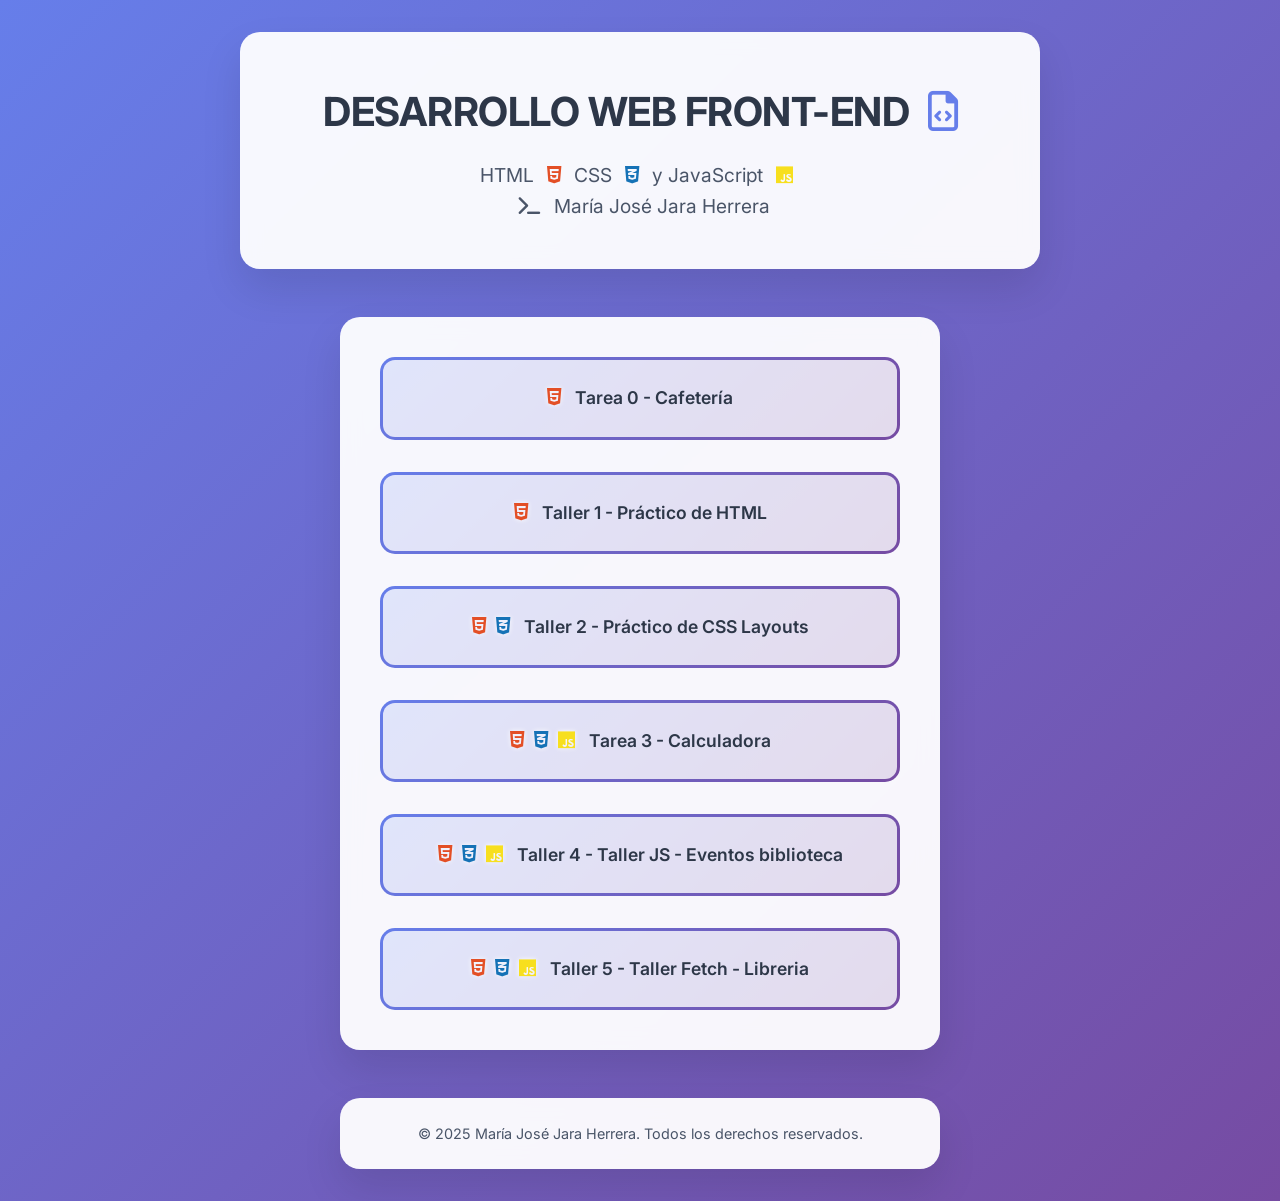
<file: index.html>
<!DOCTYPE html>
<html lang="en">
<head>
    <meta charset="UTF-8">
    <meta name="viewport" content="width=device-width, initial-scale=1.0">
    <title>DESARROLLO WEB FRONT-END</title>
    <link rel="stylesheet" href="https://cdnjs.cloudflare.com/ajax/libs/font-awesome/6.0.0-beta3/css/all.min.css">
    <link rel="preconnect" href="https://fonts.googleapis.com">
    <link rel="preconnect" href="https://fonts.gstatic.com" crossorigin>
    <link href="https://fonts.googleapis.com/css2?family=Inter:ital,opsz,wght@0,14..32,100..900;1,14..32,100..900&family=M+PLUS+Rounded+1c&display=swap" rel="stylesheet">
    
    <style>
        * {
            margin: 0;
            padding: 0;
            box-sizing: border-box;
        }

        body {
            font-family: 'Inter', sans-serif;
            line-height: 1.6;
            background: linear-gradient(135deg, #667eea 0%, #764ba2 100%);
            min-height: 100vh;
            display: flex;
            flex-direction: column;
            justify-content: center;
            align-items: center;
            padding: 2rem;
        }

        header {
            background: rgba(255, 255, 255, 0.95);
            backdrop-filter: blur(10px);
            border-radius: 20px;
            padding: 3rem 2rem;
            margin-bottom: 3rem;
            box-shadow: 0 20px 40px rgba(0, 0, 0, 0.1);
            text-align: center;
            max-width: 800px;
            width: 100%;
        }

        header h1 {
            font-size: 2.5rem;
            font-weight: 700;
            color: #2d3748;
            margin-bottom: 1rem;
            letter-spacing: -0.5px;
        }

        header h1 i {
            color: #667eea;
            margin-left: 10px;
        }

        header p {
            font-size: 1.2rem;
            color: #4a5568;
            font-weight: 400;
        }

        header p i {
            margin: 0 8px;
            transition: transform 0.3s ease;
        }

        header p i:hover {
            transform: scale(1.2);
        }

        .fa-html5 {
            color: #e34f26;
        }

        .fa-css3-alt {
            color: #1572b6;
        }

        .fa-js {
            color: #f7df1e;
        }

        .fa-terminal {
            color: #4a5568;
        }

        #Tareas {
            background: rgba(255, 255, 255, 0.95);
            backdrop-filter: blur(10px);
            border-radius: 20px;
            padding: 2.5rem;
            margin-bottom: 3rem;
            box-shadow: 0 20px 40px rgba(0, 0, 0, 0.1);
            display: flex;
            flex-direction: column;
            gap: 2rem;
            max-width: 600px;
            width: 100%;
        }

        #Tareas a {
            display: inline-block;
            padding: 1.5rem 2rem;
            background: rgba(255, 255, 255, 0.8);
            color: #2d3748;
            text-decoration: none;
            border-radius: 15px;
            font-weight: 600;
            font-size: 1.1rem;
            transition: all 0.3s ease;
            text-align: center;
            border: 3px solid transparent;
            background-clip: padding-box;
            position: relative;
        }

        #Tareas a::before {
            content: '';
            position: absolute;
            top: -3px;
            left: -3px;
            right: -3px;
            bottom: -3px;
            background: linear-gradient(135deg, #667eea 0%, #764ba2 100%);
            border-radius: 15px;
            z-index: -1;
        }

        #Tareas a:hover {
            transform: translateY(-5px);
            box-shadow: 0 15px 35px rgba(102, 126, 234, 0.4);
            color: white;
        }

        #Tareas a:hover::before {
            background: linear-gradient(135deg, #764ba2 0%, #667eea 100%);
        }

        #Tareas a i {
            margin-right: 10px;
            font-size: 1.2rem;
            text-shadow: rgba(255, 255, 255, 1) 0px 0px 5px;
        }

        footer {
            background: rgba(255, 255, 255, 0.95);
            backdrop-filter: blur(10px);
            border-radius: 20px;
            padding: 1.5rem 2rem;
            box-shadow: 0 20px 40px rgba(0, 0, 0, 0.1);
            max-width: 600px;
            width: 100%;
        }

        footer p {
            text-align: center;
            font-size: 0.9rem;
            color: #4a5568;
            font-weight: 400;
        }
    </style>

    <!-- Favicon estándar -->
    <link rel="icon" type="image/png" sizes="32x32" href="favicon_io/favicon-32x32.png">
    <link rel="icon" type="image/png" sizes="16x16" href="favicon_io/favicon-16x16.png">
    <link rel="shortcut icon" href="favicon_io/favicon.ico">
    <!-- Iconos para dispositivos Android -->
    <link rel="icon" type="image/png" sizes="192x192" href="favicon_io/android-chrome-192x192.png">
    <!-- Icono para dispositivos Apple -->
    <link rel="apple-touch-icon" sizes="180x180" href="favicon_io/apple-touch-icon.png">
    <!-- Archivo manifest para compatibilidad con apps web progresivas -->
    <link rel="manifest" href="favicon_io/site.webmanifest">
</head>

<body>
    <header>
        <h1>DESARROLLO WEB FRONT-END <i class="fa-regular fa-file-code"></i></h1>
        <p>HTML <i class="fa-brands fa-html5"></i> CSS <i class="fa-brands fa-css3-alt"></i> y JavaScript <i class="fa-brands fa-js"></i> <br/> 
            <i class="fa-solid fa-terminal"></i> María José Jara Herrera</p>
    </header>

    <section id="Tareas">
        <a href="Tarea 0/index.html"><i class="fa-brands fa-html5"></i> Tarea 0 - Cafetería</a>
        <a href="Taller 1/index.html"><i class="fa-brands fa-html5"></i> Taller 1 - Práctico de HTML</a>
        <a href="Taller 2/index.html"><i class="fa-brands fa-html5"></i><i class="fa-brands fa-css3-alt"></i> Taller 2 - Práctico de CSS Layouts</a>
        <a href="Tarea 3/index.html"><i class="fa-brands fa-html5"></i><i class="fa-brands fa-css3-alt"></i><i class="fa-brands fa-js"></i> Tarea 3 - Calculadora</a>
        <a href="Taller 4/index.html"><i class="fa-brands fa-html5"></i><i class="fa-brands fa-css3-alt"></i><i class="fa-brands fa-js"></i> Taller 4 - Taller JS - Eventos biblioteca</a>
        <a href="Taller 5/index.html"><i class="fa-brands fa-html5"></i><i class="fa-brands fa-css3-alt"></i><i class="fa-brands fa-js"></i> Taller 5 - Taller Fetch - Libreria</a>
    </section>

    <footer>
        <p>&copy; 2025 María José Jara Herrera. Todos los derechos reservados.</p>
    </footer>
</body>
</html>
</file>
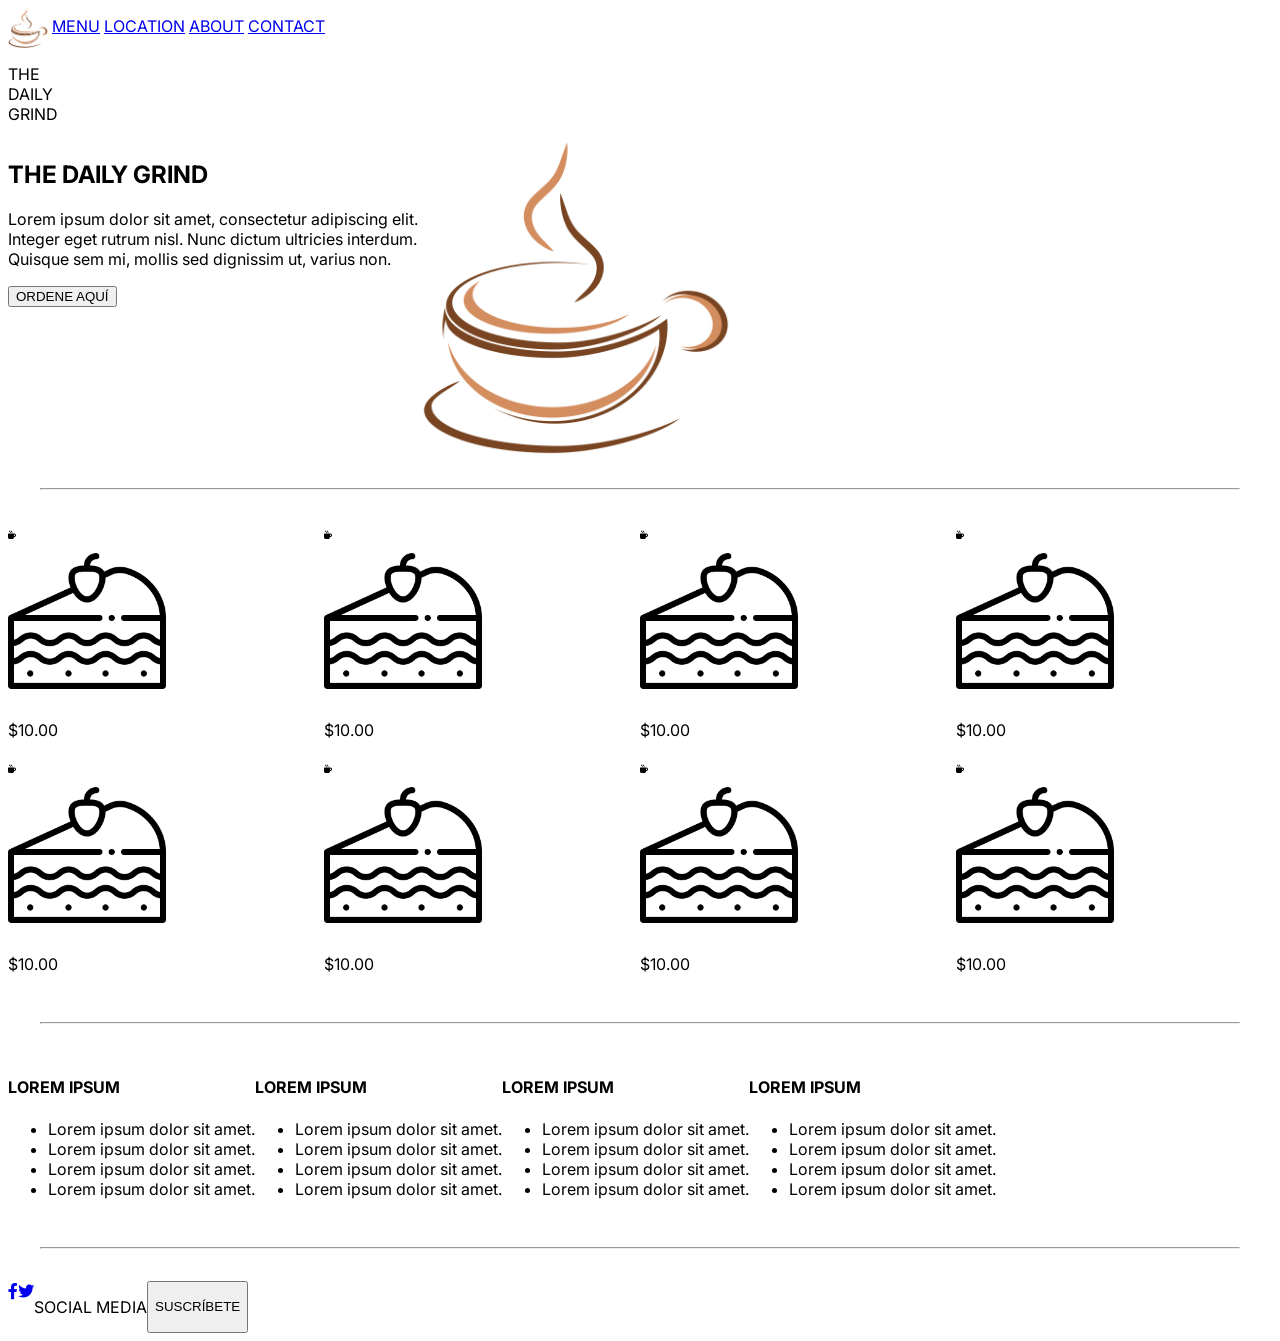
<file: T0/index.html>
<!DOCTYPE html>
<html lang="en">
<head>
    <meta charset="UTF-8">
    <meta name="viewport" content="width=device-width, initial-scale=1.0">
    <title>The Daily Grind</title>

    <!-- Favicon estándar -->
    <link rel="icon" type="image/png" sizes="32x32" href="favicon_io/favicon-32x32.png">
    <link rel="icon" type="image/png" sizes="16x16" href="favicon_io/favicon-16x16.png">
    <link rel="shortcut icon" href="favicon_io/favicon.ico">

    <!-- Iconos para dispositivos Android -->
    <link rel="icon" type="image/png" sizes="192x192" href="favicon_io/android-chrome-192x192.png">

    <!-- Icono para dispositivos Apple -->
    <link rel="apple-touch-icon" sizes="180x180" href="favicon_io/apple-touch-icon.png">

    <!-- Archivo manifest para compatibilidad con apps web progresivas -->
    <link rel="manifest" href="favicon_io/site.webmanifest">

    <link rel="stylesheet" href="https://cdnjs.cloudflare.com/ajax/libs/font-awesome/6.0.0-beta3/css/all.min.css">
    
    <link rel="preconnect" href="https://fonts.googleapis.com">
    <link rel="preconnect" href="https://fonts.gstatic.com" crossorigin>
    <link href="https://fonts.googleapis.com/css2?family=Inter:ital,opsz,wght@0,14..32,100..900;1,14..32,100..900&family=M+PLUS+Rounded+1c&display=swap" rel="stylesheet">
</head>
<body style="font-family: Inter">
    <nav>
        <img src="Cafe.png" alt="The Daily Grind Logo" style="height:40px; vertical-align:middle;">
        <span>
            <a href="#">MENU</a>
            <a href="#">LOCATION</a>
            <a href="#">ABOUT</a>
            <a href="#">CONTACT</a>
        </span>
        <p>THE <br/> DAILY <br/> GRIND
        </p>
    </nav>

    <section id="header" style="display: flex;">
        <div>
            <h1>THE DAILY GRIND</h1>
            <p>Lorem ipsum dolor sit amet, consectetur adipiscing elit. <br />
                Integer eget rutrum nisl. Nunc dictum ultricies interdum. <br />
                Quisque sem mi, mollis sed dignissim ut, varius non.
            </p>
            <button>
                ORDENE AQUÍ
            </button>
        </div>
        <img src="Cafe.png" alt="Coffee Image" style="width:25%; max-width:600px; display:block;">
    </section>

    <hr  style="margin: 2rem"/>

    <section id="catalogo" style="display:flex;">
        <div>
            <i class="fa-solid fa-mug-hot" style="font-size: 0.5rem;"></i> <br/>
            <img src="Cake.png" alt="Coffee Image" style="width:50%; height:auto;">
            <p>$10.00</p>
        </div>
        <div>
            <i class="fa-solid fa-mug-hot" style="font-size: 0.5rem;"></i> <br/>
            <img src="Cake.png" alt="Coffee Image" style="width:50%; height:auto;">
            <p>$10.00</p>
        </div>
        <div>
            <i class="fa-solid fa-mug-hot" style="font-size: 0.5rem;"></i> <br/>
            <img src="Cake.png" alt="Coffee Image" style="width:50%; height:auto;">
            <p>$10.00</p>
        </div>
        <div>
            <i class="fa-solid fa-mug-hot" style="font-size: 0.5rem;"></i> <br/>
            <img src="Cake.png" alt="Coffee Image" style="width:50%; height:auto;">
            <p>$10.00</p>
        </div>
    </section>
    <section id="catalogo" style="display:flex;">
        <div>
            <i class="fa-solid fa-mug-hot" style="font-size: 0.5rem;"></i> <br/>
            <img src="Cake.png" alt="Coffee Image" style="width:50%; height:auto;">
            <p>$10.00</p>
        </div>
        <div>
            <i class="fa-solid fa-mug-hot" style="font-size: 0.5rem;"></i> <br/>
            <img src="Cake.png" alt="Coffee Image" style="width:50%; height:auto;">
            <p>$10.00</p>
        </div>
        <div>
            <i class="fa-solid fa-mug-hot" style="font-size: 0.5rem;"></i> <br/>
            <img src="Cake.png" alt="Coffee Image" style="width:50%; height:auto;">
            <p>$10.00</p>
        </div>
        <div>
            <i class="fa-solid fa-mug-hot" style="font-size: 0.5rem;"></i> <br/>
            <img src="Cake.png" alt="Coffee Image" style="width:50%; height:auto;">
            <p>$10.00</p>
        </div>
    </section>

    <hr  style="margin: 2rem"/>

    <section id="links" style="display: flex;">
        <div>
            <h4>LOREM IPSUM</h4>
            <ul>
                <li>Lorem ipsum dolor sit amet.</li>
                <li>Lorem ipsum dolor sit amet.</li>
                <li>Lorem ipsum dolor sit amet.</li>
                <li>Lorem ipsum dolor sit amet.</li>
            </ul>
        </div>

        <div>
            <h4>LOREM IPSUM</h4>
            <ul>
                <li>Lorem ipsum dolor sit amet.</li>
                <li>Lorem ipsum dolor sit amet.</li>
                <li>Lorem ipsum dolor sit amet.</li>
                <li>Lorem ipsum dolor sit amet.</li>
            </ul>
        </div>

        <div>
            <h4>LOREM IPSUM</h4>
            <ul>
                <li>Lorem ipsum dolor sit amet.</li>
                <li>Lorem ipsum dolor sit amet.</li>
                <li>Lorem ipsum dolor sit amet.</li>
                <li>Lorem ipsum dolor sit amet.</li>
            </ul>
        </div>

        <div>
            <h4>LOREM IPSUM</h4>
            <ul>
                <li>Lorem ipsum dolor sit amet.</li>
                <li>Lorem ipsum dolor sit amet.</li>
                <li>Lorem ipsum dolor sit amet.</li>
                <li>Lorem ipsum dolor sit amet.</li>
            </ul>
        </div>

    </section>

    <hr  style="margin: 2rem"/>

    <footer>
        <span style="display: flex;">
            <a href="x.com/?lang=es"><i class="fa-brands fa-facebook-f"></i></a>
            <a href="https://www.facebook.com/?locale=es_LA"><i class="fa-brands fa-twitter"></i></a>

            <p>SOCIAL MEDIA</p>

            <button>
                SUSCRÍBETE
            </button>
        </span>
    </footer>

</body>
</html>
</file>
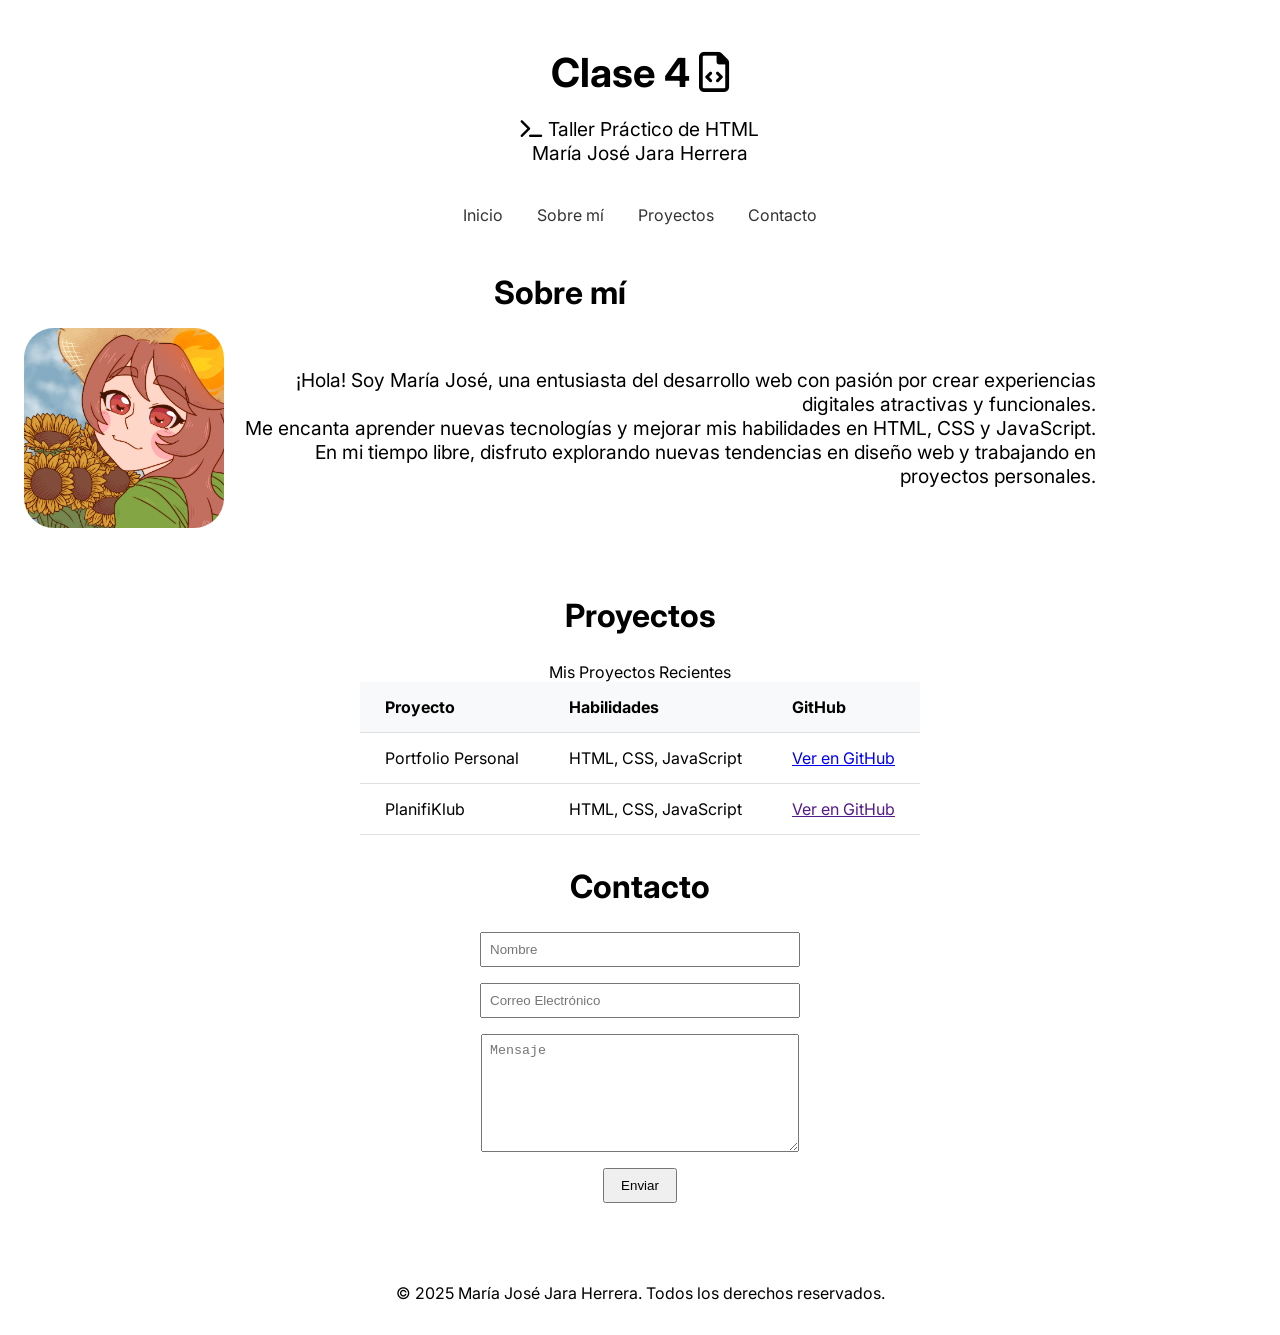
<file: T1/index.html>
<!DOCTYPE html>
<html lang="en">
<head>
    <meta charset="UTF-8">
    <meta name="viewport" content="width=device-width, initial-scale=1.0">
    <title>Clase 4 – Taller Práctico de HTML</title>
    <link rel="stylesheet" href="https://cdnjs.cloudflare.com/ajax/libs/font-awesome/6.0.0-beta3/css/all.min.css">
    <link rel="preconnect" href="https://fonts.googleapis.com">
    <link rel="preconnect" href="https://fonts.gstatic.com" crossorigin>
    <link href="https://fonts.googleapis.com/css2?family=Inter:ital,opsz,wght@0,14..32,100..900;1,14..32,100..900&family=M+PLUS+Rounded+1c&display=swap" rel="stylesheet">
    
    <style>
        body {
            font-family: Inter;
        }

        header {
            margin: 3rem 0 1rem 0;
        }

        header h1 {
            text-align: center;
            font-size: 2.5em;
            margin: 20px 0;
        }

        header p {
            text-align: center;
            font-size: 1.2em;
            margin-bottom: 40px;
        }

        nav {
            text-align: center;
        }

        nav a {
            margin: 0 15px; 
            text-decoration: none; 
            color: #333;
            transition: color 0.3s ease; 
        }
        nav a:hover {
            color: #007bff; 
        }

        #Sobre-mi {
            margin: 3rem 10rem 2rem 0;
        }

        #Sobre-mi h2 {
            text-align: center;
            font-size: 2em;
            margin: 0rem;
        }

        #Sobre-mi div {
            display: flex;
            align-items: center;
            padding: 1rem;
            gap: 1rem;
        }

        #Sobre-mi img {
            width: 200px;
            height: auto;
            border-radius: 15%;
            display: block;
            margin: 0 auto 20px auto;
        }

        #Sobre-mi p {
            text-align: right;
            font-size: 1.2em;
            margin-bottom: 40px;
        }

        #Proyectos {
            margin: 2rem 0;
        }

        #Proyectos h2 {
            text-align: center;
            font-size: 2rem;
        }

        table {
            margin: 0 auto;
            border-collapse: collapse;
        }

        th, td {
            padding: 15px 25px;
            text-align: left;
            border-bottom: 1px solid #e0e0e0;
        }

        th {
            background-color: #f8f9fa;
            font-weight: bold;
        }

        #Contacto {
            margin: 2rem 0;
        }

        #Contacto h2 {
            text-align: center;
            font-size: 2em;
        }

        form {
            display: flex;
            flex-direction: column;
            align-items: center;
            gap: 1rem;
            margin-bottom: 5rem;
        }

        input[type="text"], input[type="email"] {
            padding: 0.5rem;
            width: 300px;
            max-width: 90%;
        }

        textarea {
            padding: 0.5rem;
            width: 300px;
            max-width: 90%;
            height: 100px;
        }

        button[type="submit"] {
            padding: 0.5rem 1rem;
            cursor: pointer;
        }

        footer p {
            text-align: center;
            font-size: 1em;
            margin: 0rem 0rem 2rem 0;
        }
    </style>

    <!-- Favicon estándar -->
    <link rel="icon" type="image/png" sizes="32x32" href="favicon_io/favicon-32x32.png">
    <link rel="icon" type="image/png" sizes="16x16" href="favicon_io/favicon-16x16.png">
    <link rel="shortcut icon" href="favicon_io/favicon.ico">

    <!-- Iconos para dispositivos Android -->
    <link rel="icon" type="image/png" sizes="192x192" href="favicon_io/android-chrome-192x192.png">

    <!-- Icono para dispositivos Apple -->
    <link rel="apple-touch-icon" sizes="180x180" href="favicon_io/apple-touch-icon.png">

    <!-- Archivo manifest para compatibilidad con apps web progresivas -->
    <link rel="manifest" href="favicon_io/site.webmanifest">

</head>

<body>
    <header>
        <h1> Clase 4 <i class="fa-regular fa-file-code"></i> </h1>
        <p> <i class="fa-solid fa-terminal"></i> Taller Práctico de HTML <br/> María José Jara Herrera</p>
    </header>

    <nav>
        <span>
            <a href="#">Inicio</a>
            <a href="#Sobre-mi">Sobre mí</a>
            <a href="#Proyectos">Proyectos</a>
            <a href="#Contacto">Contacto</a>
        </span>
    </nav>

    <div>
        <section id="Sobre-mi">
            <h2>Sobre mí</h2>
            <div>
                <img src="icon.png" alt="Foto de Perfil">
                <p>
                    ¡Hola! Soy María José, una entusiasta del desarrollo web con pasión por crear experiencias digitales atractivas y funcionales. <br/>
                    Me encanta aprender nuevas tecnologías y mejorar mis habilidades en HTML, CSS y JavaScript. <br/>
                    En mi tiempo libre, disfruto explorando nuevas tendencias en diseño web y trabajando en proyectos personales.
                </p>
            </div>
        </section>

        <section id="Proyectos">
            <h2>Proyectos</h2>
            <table>
                <caption>Mis Proyectos Recientes</caption>
                <thead>
                    <th>Proyecto</th>
                    <th>Habilidades</th>
                    <th>GitHub</th>
                </thead>
                <tbody>
                    <tr>
                        <td>Portfolio Personal</td>
                        <td>HTML, CSS, JavaScript</td>
                        <td><a href="https://github.com/StoryChara/portfolio-storychara" target="_blank">Ver en GitHub</a></td>
                    </tr>
                    <tr>
                        <td>PlanifiKlub</td>
                        <td>HTML, CSS, JavaScript</td>
                        <td><a href="" target="_blank">Ver en GitHub</a></td>
                    </tr>
                </tbody>
            </table>
        </section>

        <section id="Contacto">
            <h2>Contacto</h2>
            <form>
                <input type="text" placeholder="Nombre" type="text" minlength="10" maxlength="50" required>
                <input type="email" placeholder="Correo Electrónico" type="email" autocomplete="email" required>
                <textarea placeholder="Mensaje"></textarea>
                <button type="submit">Enviar</button>
            </form>
        </section>

    </div>

    <footer>
        <p>&copy; 2025 María José Jara Herrera. Todos los derechos reservados.</p>
    </footer>

</body>
</html>
</file>
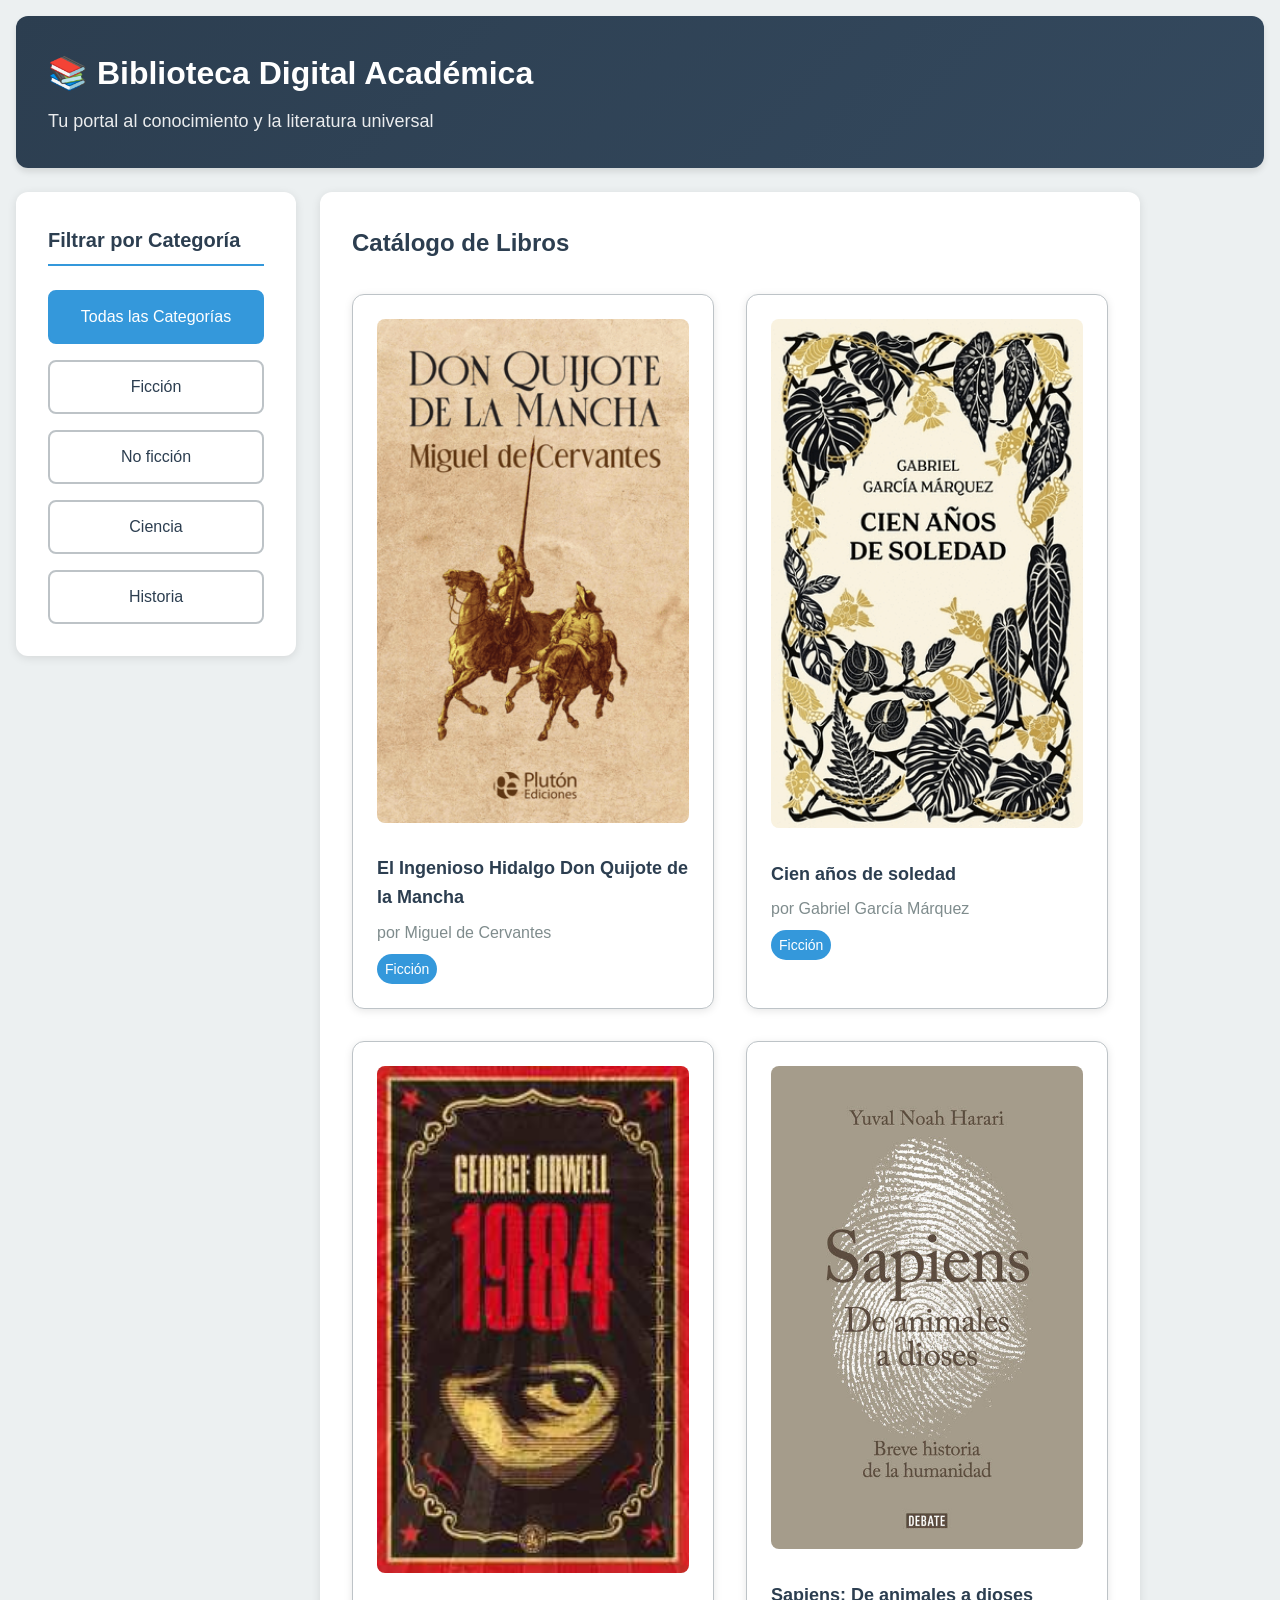
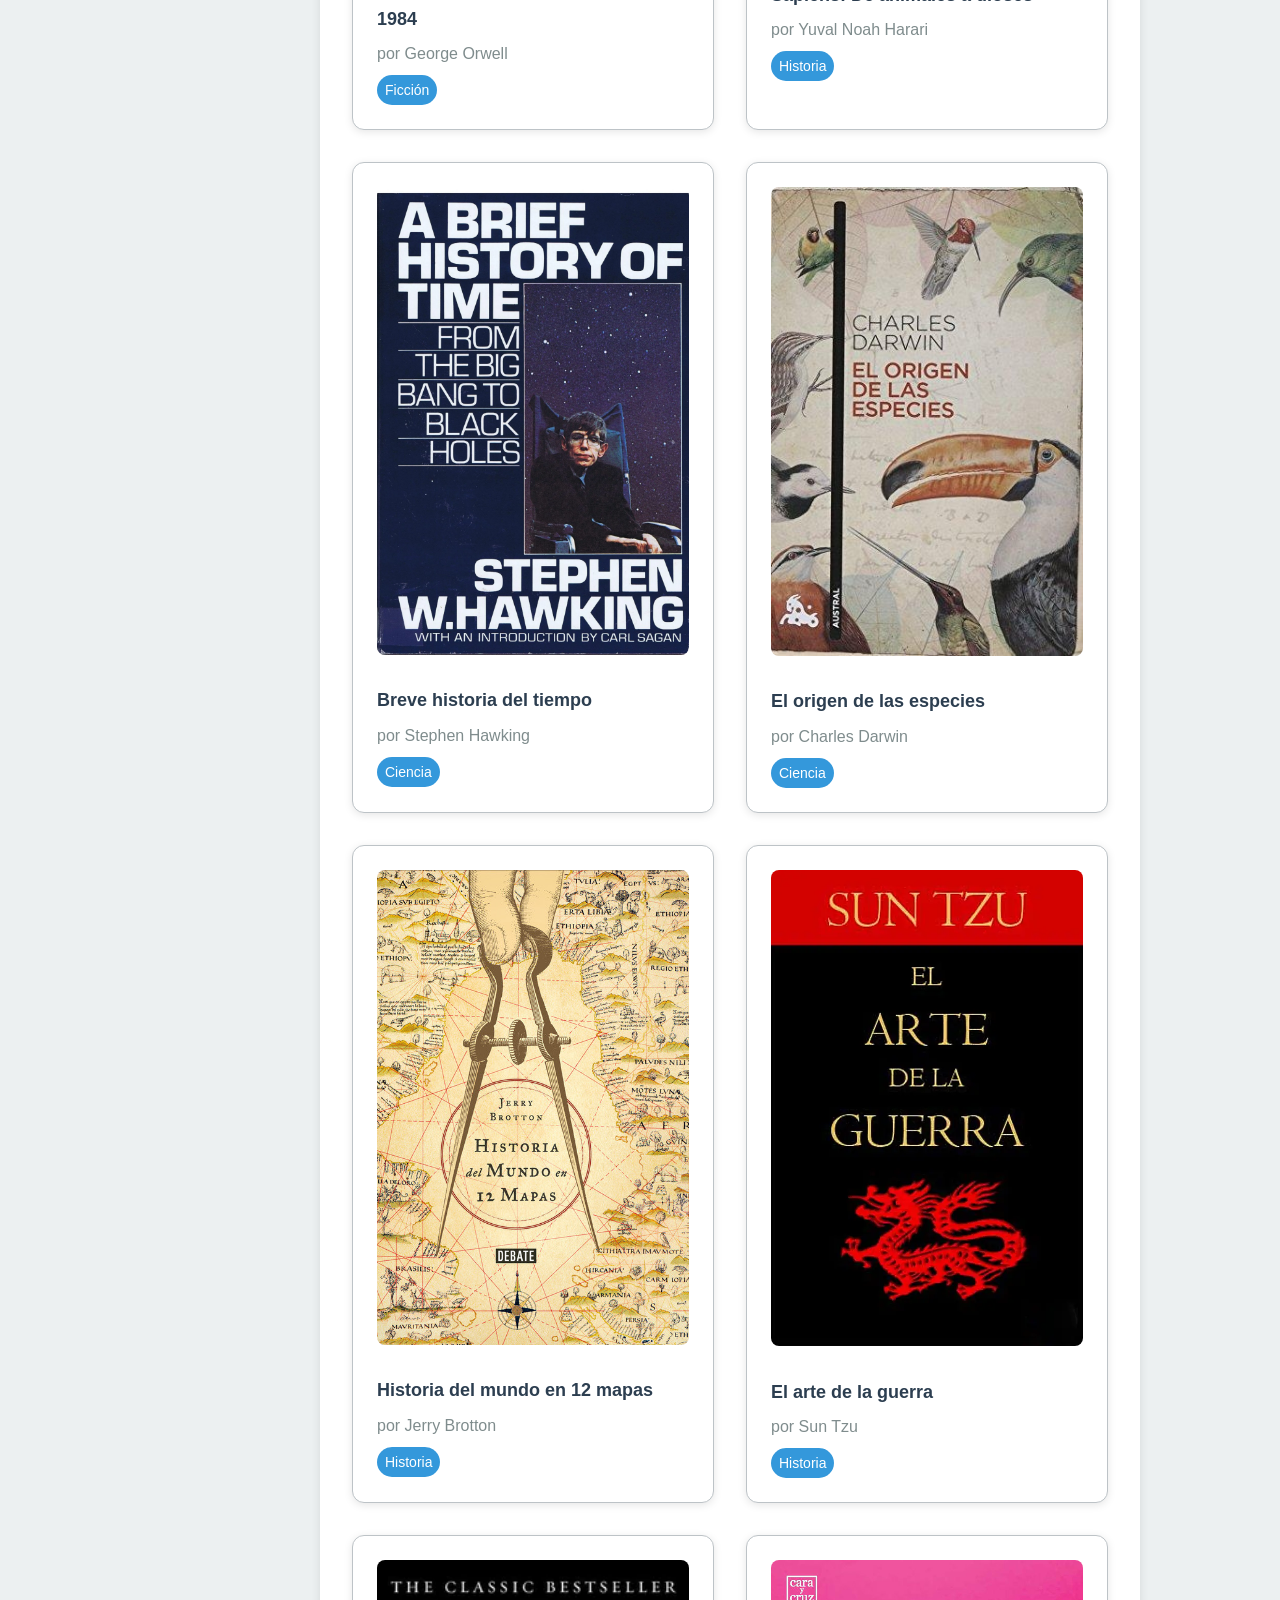
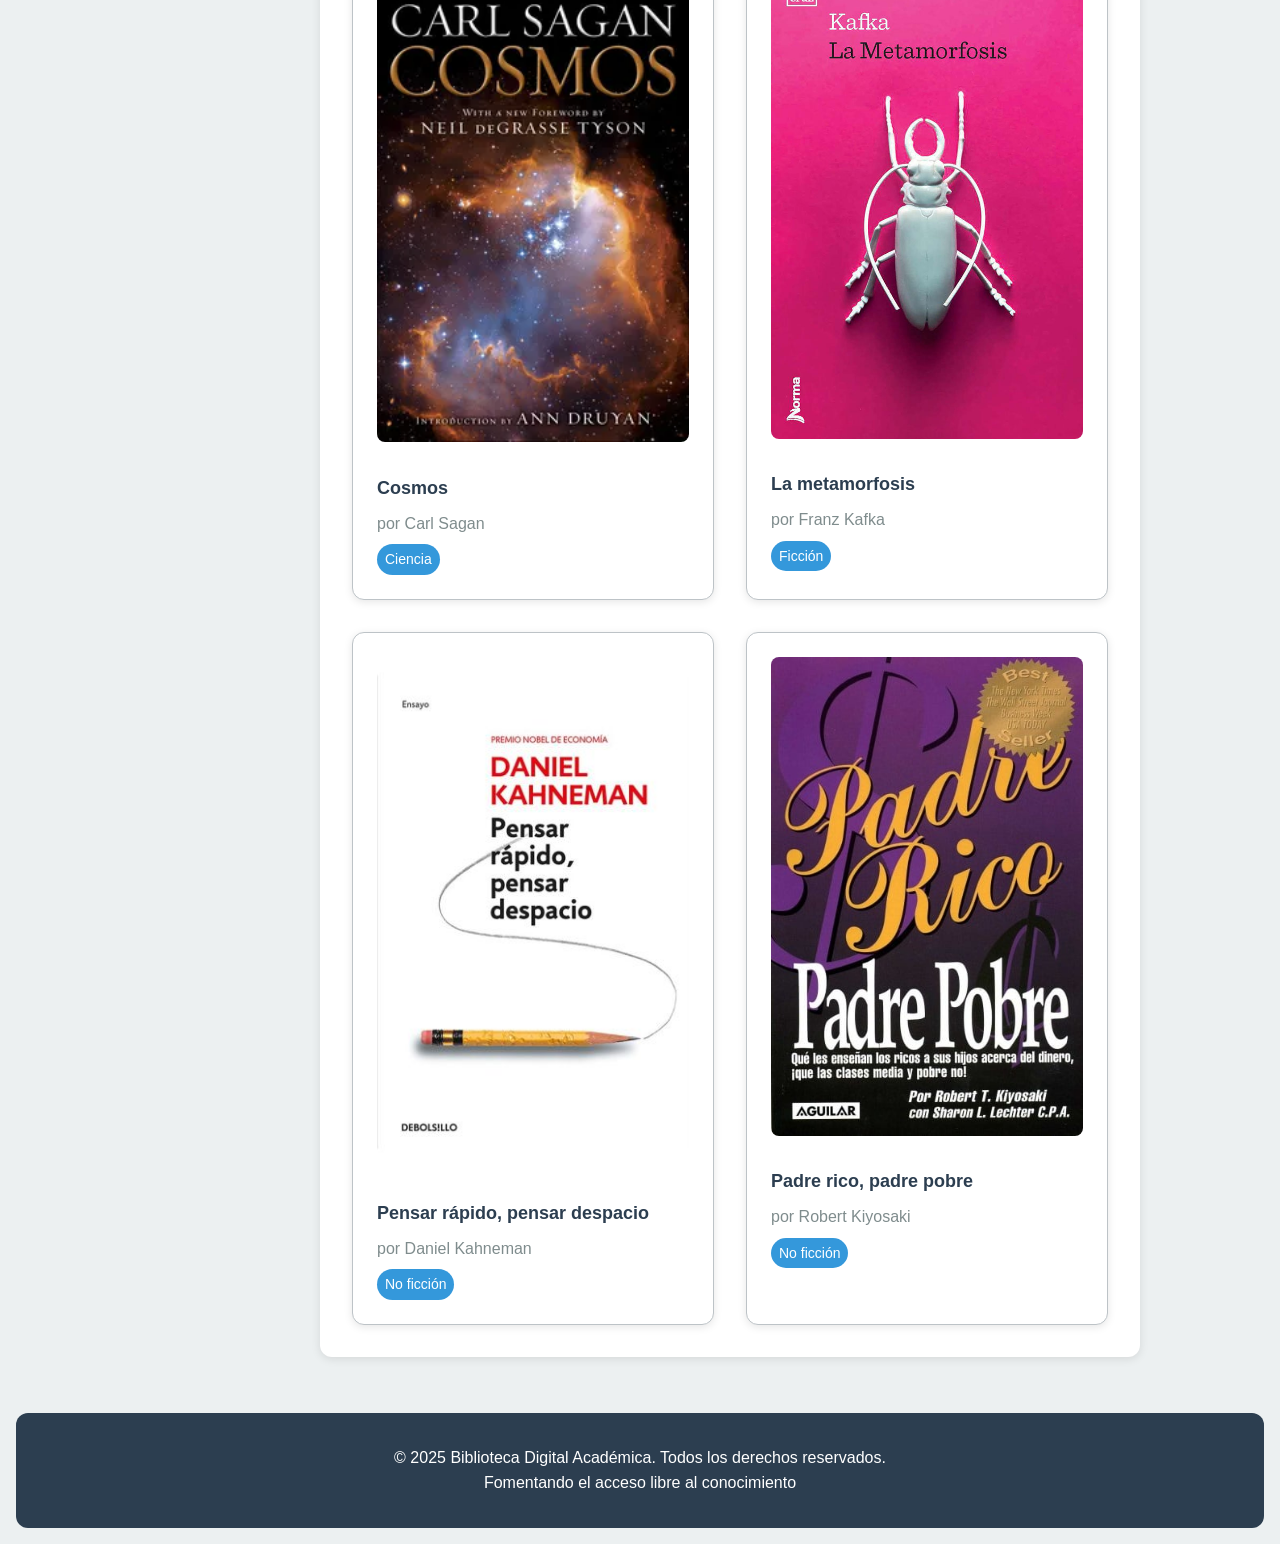
<file: Taller 2/index.html>
<!DOCTYPE html>
<html lang="en">
<head>
    <meta charset="UTF-8">
    <meta name="viewport" content="width=device-width, initial-scale=1.0">
    <title>Taller Práctico de CSS Layouts</title>
    <link rel="stylesheet" href="https://cdnjs.cloudflare.com/ajax/libs/font-awesome/6.0.0-beta3/css/all.min.css">
    <link rel="stylesheet" href="styles.css">
    <link rel="preconnect" href="https://fonts.googleapis.com">
    <link rel="preconnect" href="https://fonts.gstatic.com" crossorigin>
    <link href="https://fonts.googleapis.com/css2?family=Inter:ital,opsz,wght@0,14..32,100..900;1,14..32,100..900&family=M+PLUS+Rounded+1c&display=swap" rel="stylesheet">

    <!-- Favicon estándar -->
    <link rel="icon" type="image/png" sizes="32x32" href="favicon_io/favicon-32x32.png">
    <link rel="icon" type="image/png" sizes="16x16" href="favicon_io/favicon-16x16.png">
    <link rel="shortcut icon" href="favicon_io/favicon.ico">

    <!-- Iconos para dispositivos Android -->
    <link rel="icon" type="image/png" sizes="192x192" href="favicon_io/android-chrome-192x192.png">

    <!-- Icono para dispositivos Apple -->
    <link rel="apple-touch-icon" sizes="180x180" href="favicon_io/apple-touch-icon.png">

    <!-- Archivo manifest para compatibilidad con apps web progresivas -->
    <link rel="manifest" href="favicon_io/site.webmanifest">
</head>
<body>
    <div class="main-grid">
        <!-- Header -->
        <header class="header">
            <h1>📚 Biblioteca Digital Académica</h1>
            <p>Tu portal al conocimiento y la literatura universal</p>
        </header>

        <!-- Sidebar -->
        <aside class="sidebar">
            <h2>Filtrar por Categoría</h2>
            <button class="mobile-filter-toggle" onclick="toggleFilters()">
                Mostrar Filtros
            </button>
            <div class="filters" id="filters">
                <button class="filter-btn active" data-category="all">Todas las Categorías</button>
                <button class="filter-btn" data-category="ficcion">Ficción</button>
                <button class="filter-btn" data-category="no-ficcion">No ficción</button>
                <button class="filter-btn" data-category="ciencia">Ciencia</button>
                <button class="filter-btn" data-category="historia">Historia</button>
            </div>
        </aside>

        <!-- Main Content -->
        <main class="content">
            <h2>Catálogo de Libros</h2>
            <div class="book-catalog" id="bookCatalog">
                <!-- Books will be inserted here by JavaScript -->
            </div>
        </main>

        <!-- Footer -->
        <footer class="footer">
            <p>&copy; 2025 Biblioteca Digital Académica. Todos los derechos reservados.</p>
            <p>Fomentando el acceso libre al conocimiento</p>
        </footer>
    </div>

    <script>
        const books = [
            {
                id: 1, 
                title: "El Ingenioso Hidalgo Don Quijote de la Mancha",
                author: "Miguel de Cervantes",
                category: "ficcion",
                cover: "covers/1.gif"
            },
            {
                id: 2,
                title: "Cien años de soledad",
                author: "Gabriel García Márquez",
                category: "ficcion",
                cover: "covers/2.gif"
            },
            {
                id: 3,
                title: "1984",
                author: "George Orwell",
                category: "ficcion",
                cover: "covers/3.jpg"
            },
            {
                id: 4,
                title: "Sapiens: De animales a dioses",
                author: "Yuval Noah Harari",
                category: "historia",
                cover: "covers/4.jpg"
            },
            {
                id: 5,
                title: "Breve historia del tiempo",
                author: "Stephen Hawking",
                category: "ciencia",
                cover: "covers/5.webp"
            },
            {
                id: 6,
                title: "El origen de las especies",
                author: "Charles Darwin",
                category: "ciencia",
                cover: "covers/6.jpg"
            },
            {
                id: 7,
                title: "Historia del mundo en 12 mapas",
                author: "Jerry Brotton",
                category: "historia",
                cover: "covers/7.jpg"
            },
            {
                id: 8,
                title: "El arte de la guerra",
                author: "Sun Tzu",
                category: "historia",
                cover: "covers/8.webp"
            },
            {
                id: 9,
                title: "Cosmos",
                author: "Carl Sagan",
                category: "ciencia",
                cover: "covers/9.webp"
            },
            {
                id: 10,
                title: "La metamorfosis",
                author: "Franz Kafka",
                category: "ficcion",
                cover: "covers/10.jpg"
            },
            {
                id: 11,
                title: "Pensar rápido, pensar despacio",
                author: "Daniel Kahneman",
                category: "no-ficcion",
                cover: "covers/11.jpg"
            },
            {
                id: 12,
                title: "Padre rico, padre pobre",
                author: "Robert Kiyosaki",
                category: "no-ficcion",
                cover: "covers/12.jpg"
            }
        ];

        const categoryNames = {
            'ficcion': 'Ficción',
            'no-ficcion': 'No ficción',
            'ciencia': 'Ciencia',
            'historia': 'Historia'
        };

        const bookCatalog = document.getElementById('bookCatalog');
        const filterButtons = document.querySelectorAll('.filter-btn');

        function renderBooks(booksToShow = books) {
            bookCatalog.innerHTML = '';
            
            booksToShow.forEach(book => {
                const bookCard = document.createElement('div');
                bookCard.className = 'book-card';
                bookCard.innerHTML = `
                    <img src="${book.cover}" alt="${book.title}" class="book-cover">
                    <div class="book-title">${book.title}</div>
                    <div class="book-author">por ${book.author}</div>
                    <span class="book-category">${categoryNames[book.category]}</span>
                `;
                bookCatalog.appendChild(bookCard);
            });
        }

        function filterBooks(category) {
            const filteredBooks = category === 'all' ? books : books.filter(book => book.category === category);
            renderBooks(filteredBooks);
        }

        function toggleFilters() {
            const filters = document.getElementById('filters');
            const toggle = document.querySelector('.mobile-filter-toggle');
            
            filters.classList.toggle('show');
            toggle.textContent = filters.classList.contains('show') ? 'Ocultar Filtros' : 'Mostrar Filtros';
        }

        filterButtons.forEach(button => {
            button.addEventListener('click', () => {
                filterButtons.forEach(btn => btn.classList.remove('active'));
                button.classList.add('active');
                const category = button.getAttribute('data-category');
                filterBooks(category);
            });
        });

        renderBooks();
    </script>
</body>
</html>
</file>
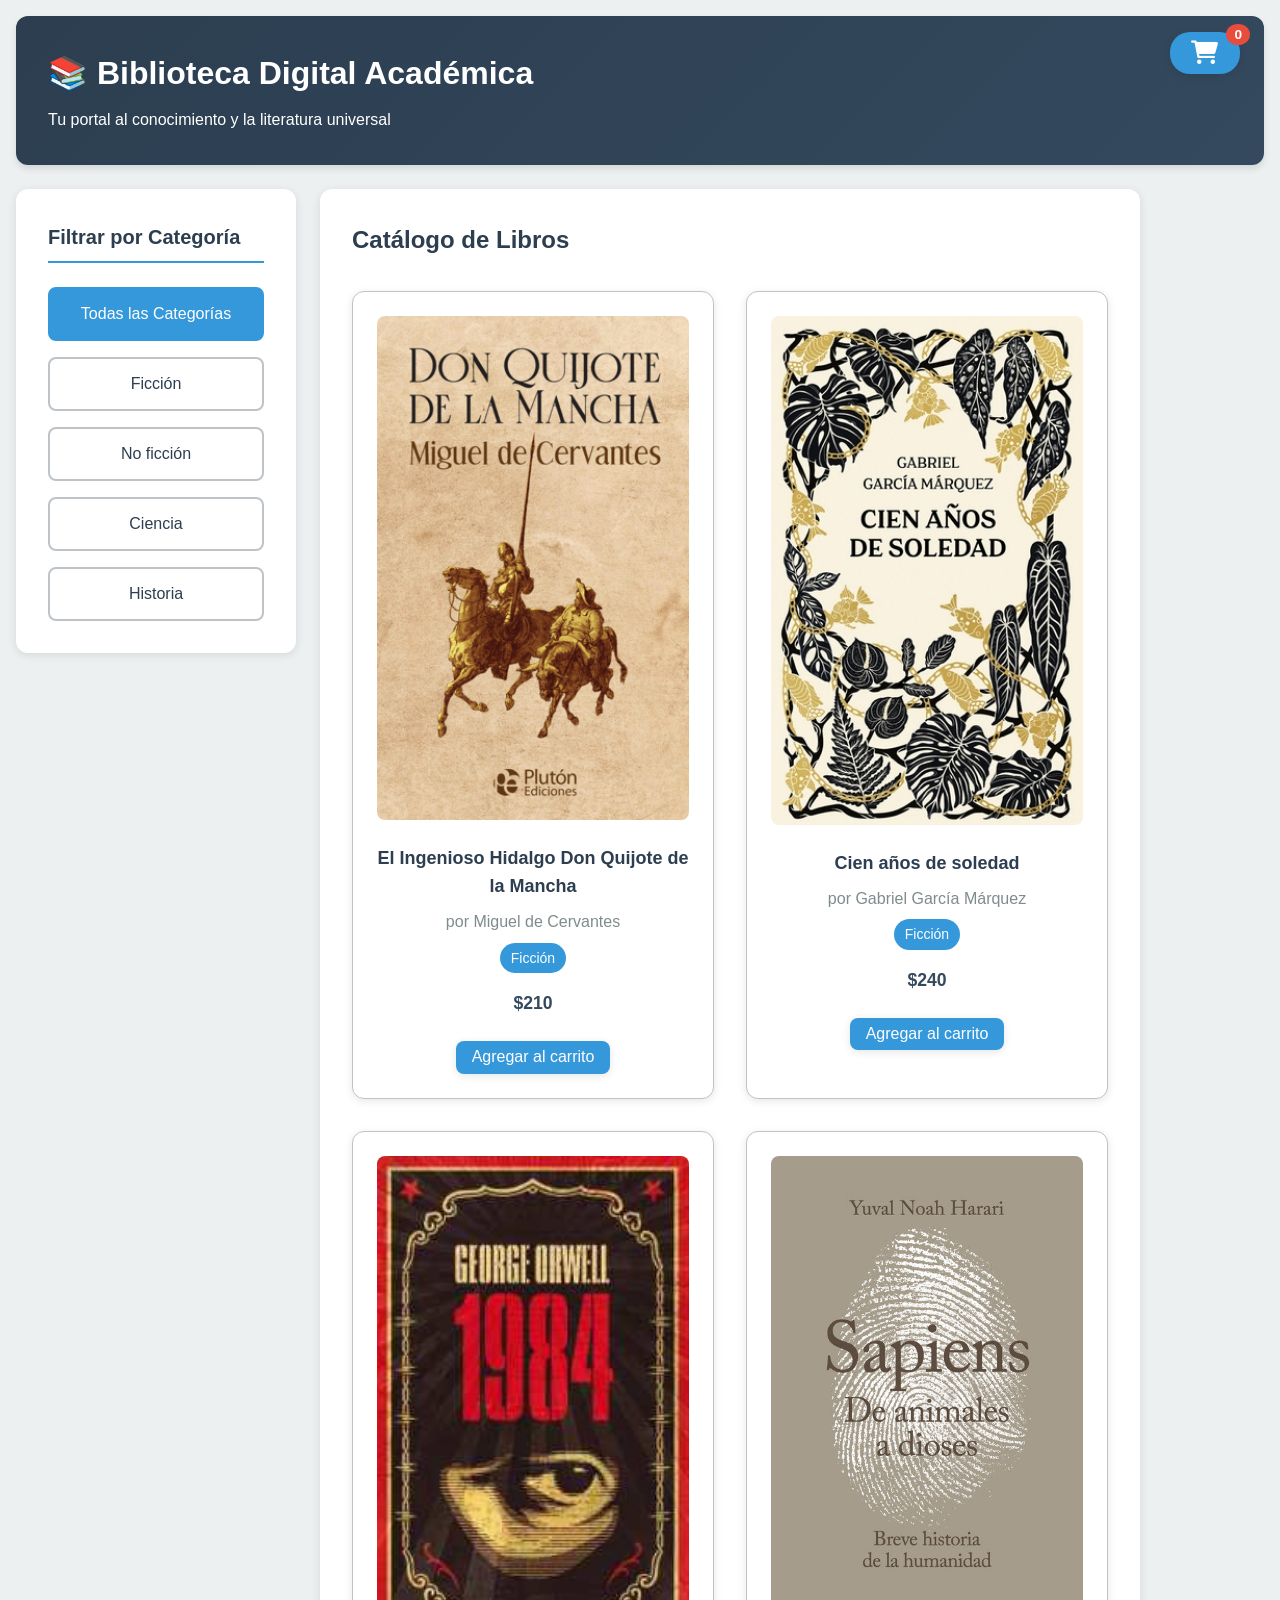
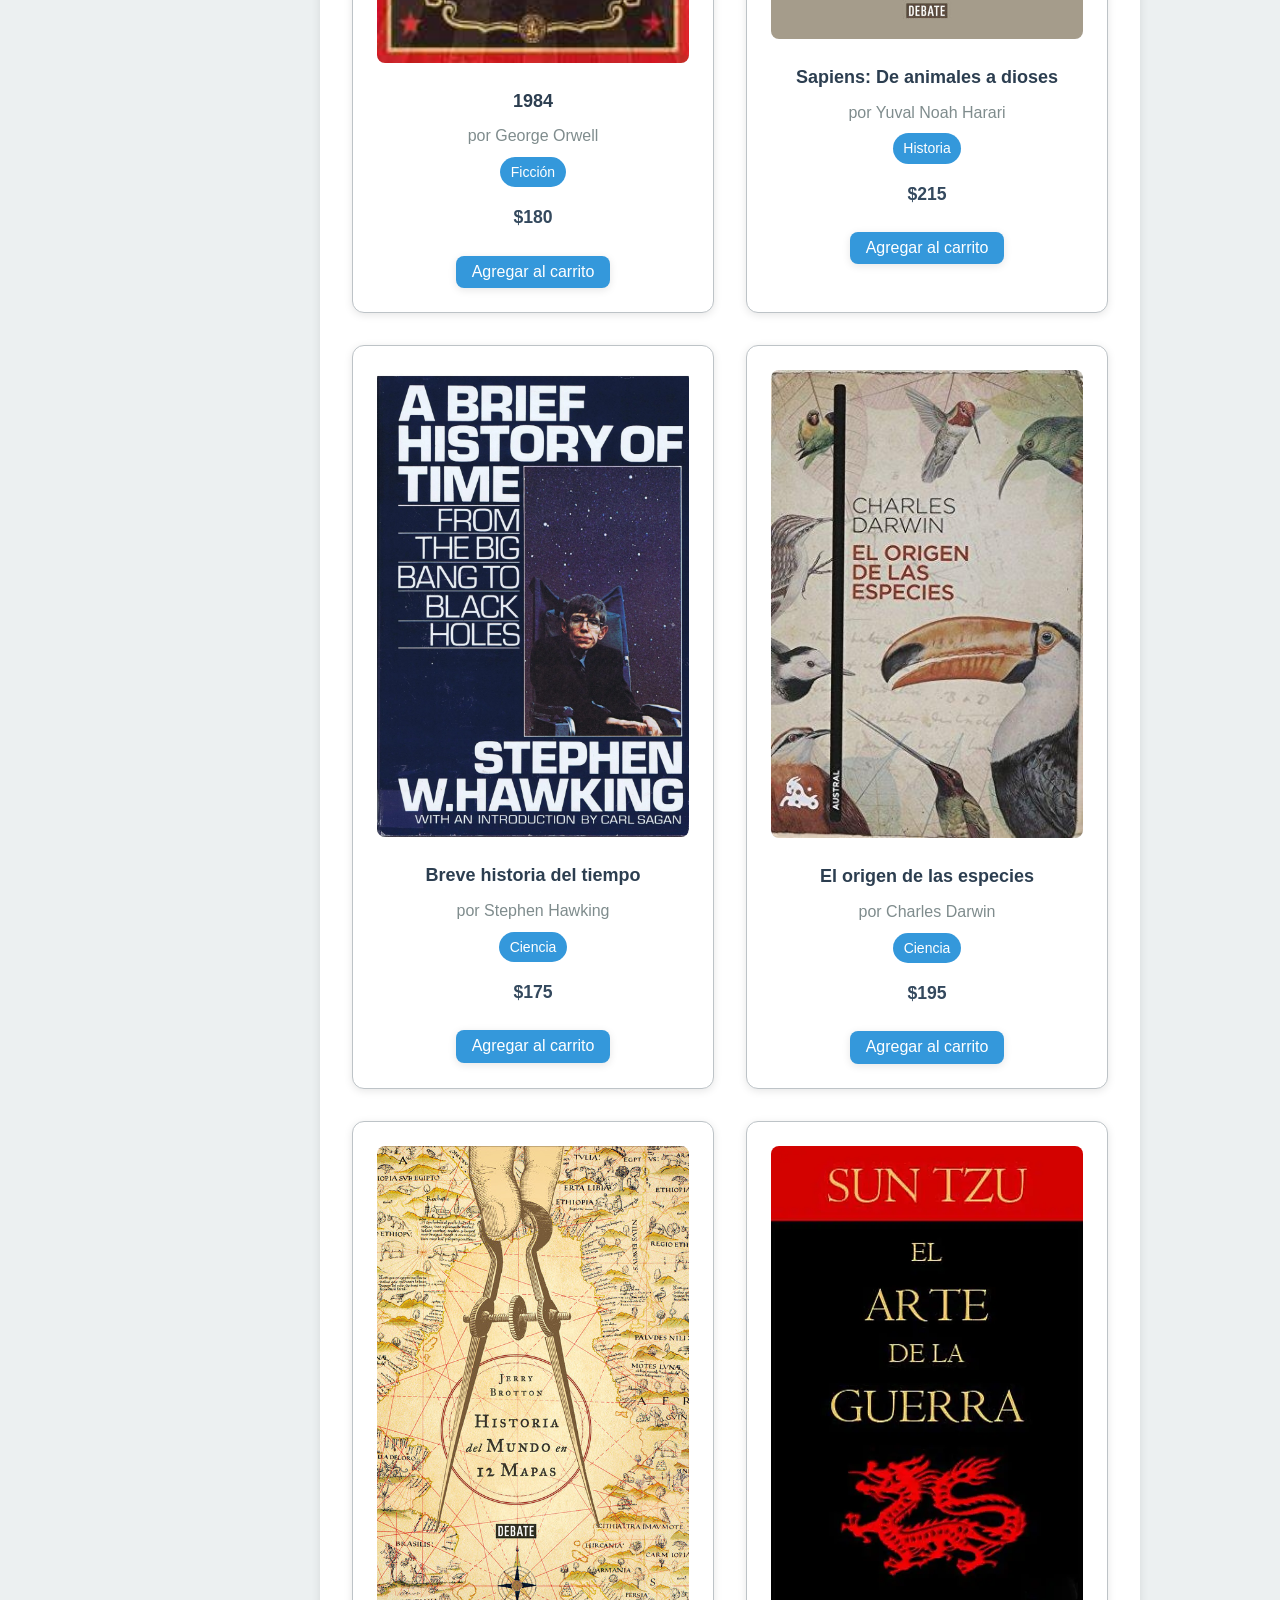
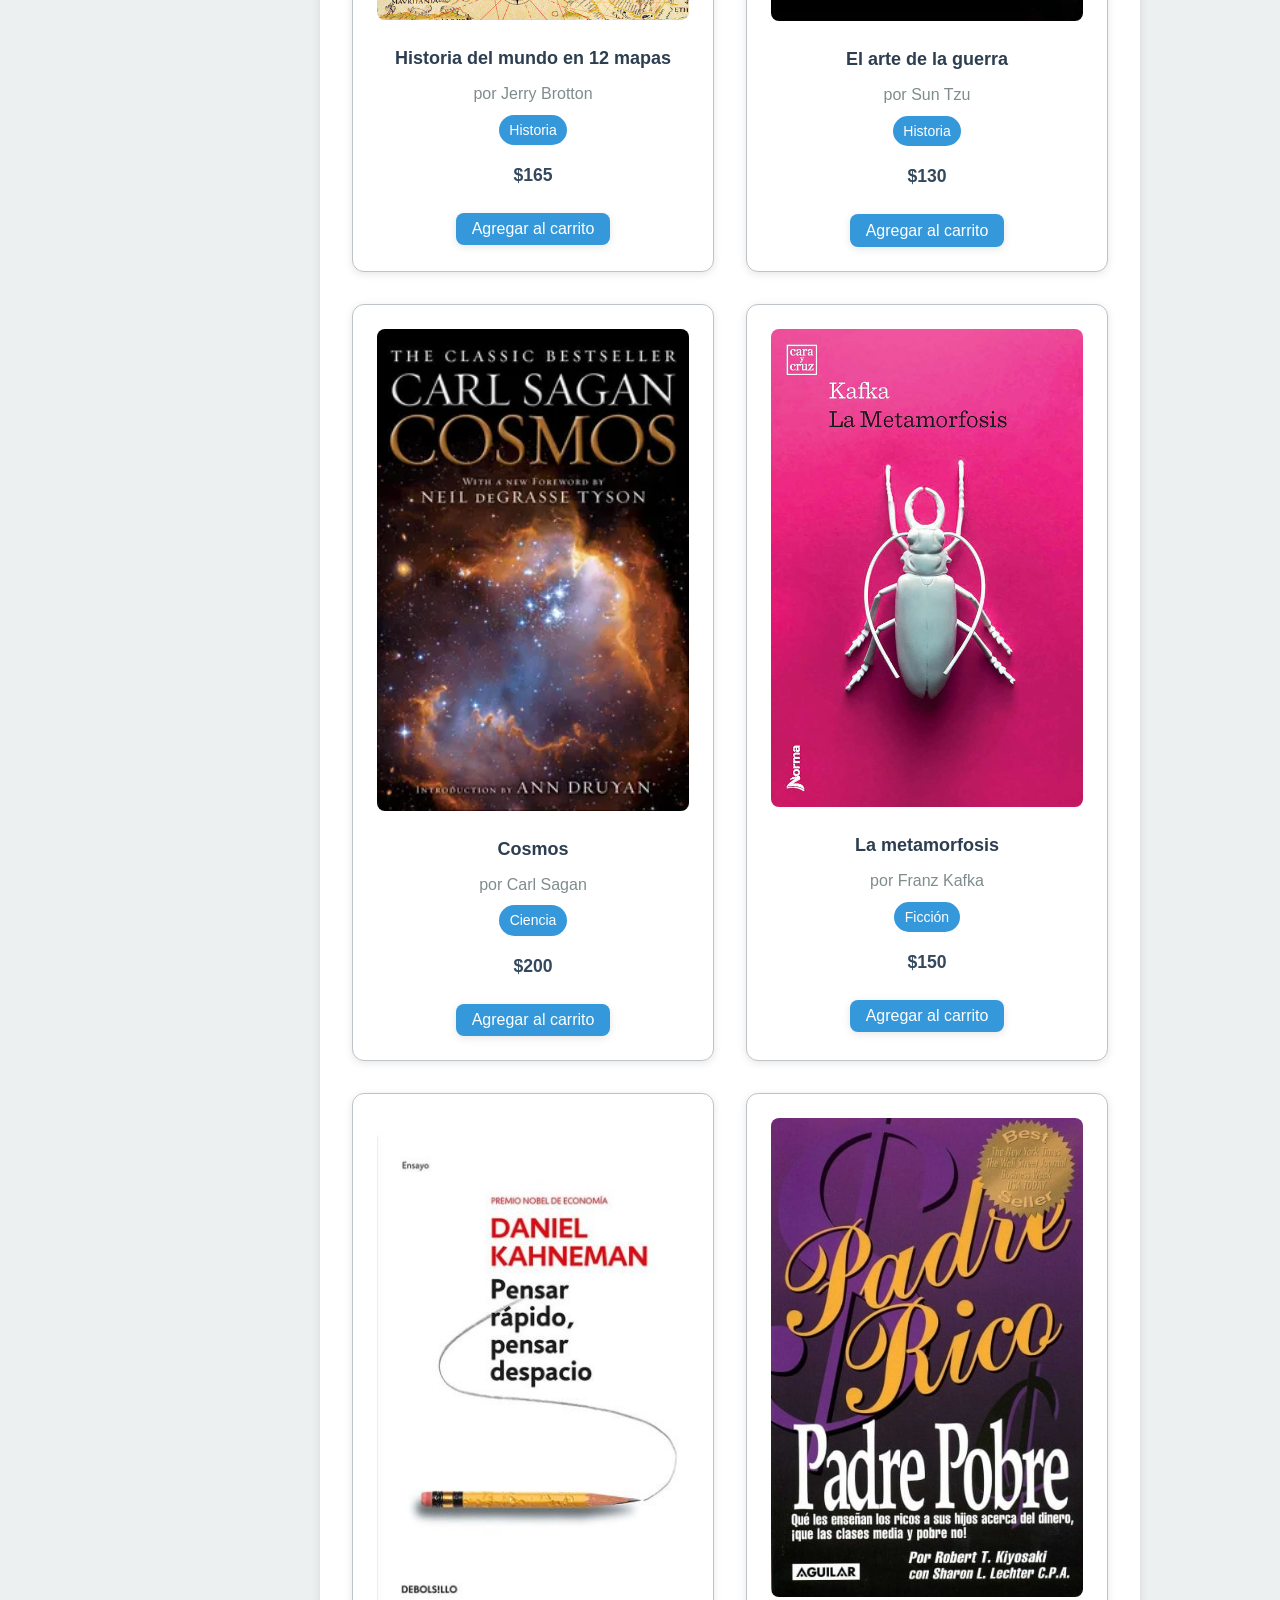
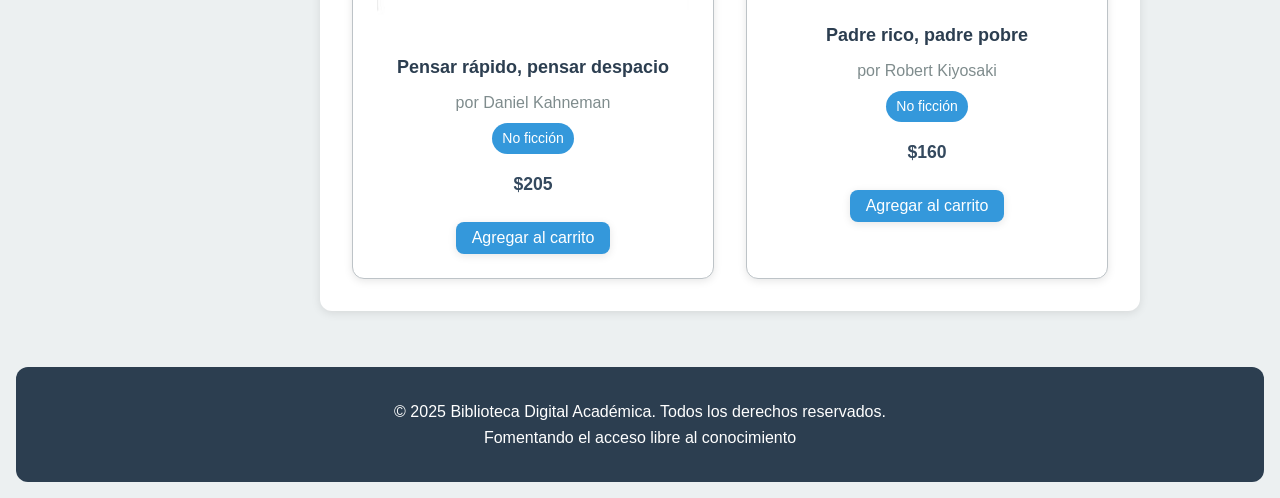
<file: Taller 4/index.html>
<!DOCTYPE html>
<html lang="es">

<head>
    <meta charset="UTF-8">
    <meta name="viewport" content="width=device-width, initial-scale=1.0">
    <title>Biblioteca Digital Académica</title>
    <link rel="stylesheet" href="https://cdnjs.cloudflare.com/ajax/libs/font-awesome/6.0.0-beta3/css/all.min.css">
    <link rel="stylesheet" href="styles.css">
    <link rel="preconnect" href="https://fonts.googleapis.com">
    <link rel="preconnect" href="https://fonts.gstatic.com" crossorigin>
    <link href="https://fonts.googleapis.com/css2?family=Inter:ital,opsz,wght@0,14..32,100..900;1,14..32,100..900&family=M+PLUS+Rounded+1c&display=swap" rel="stylesheet">
    <link rel="icon" type="image/png" sizes="32x32" href="favicon_io/favicon-32x32.png">
    <link rel="icon" type="image/png" sizes="16x16" href="favicon_io/favicon-16x16.png">
    <link rel="shortcut icon" href="favicon_io/favicon.ico">
    <link rel="icon" type="image/png" sizes="192x192" href="favicon_io/android-chrome-192x192.png">
    <link rel="apple-touch-icon" sizes="180x180" href="favicon_io/apple-touch-icon.png">
    <link rel="manifest" href="favicon_io/site.webmanifest">
</head>

<body>
    <div class="main-grid">
        <!-- Header -->
        <header class="header">
            <h1>📚 Biblioteca Digital Académica</h1>
            <p>Tu portal al conocimiento y la literatura universal</p>
            <!-- Carrito visual en el header -->
            <div class="cart-header">
                <button id="cartButton" class="cart-btn" title="Ver carrito">
                    <i class="fas fa-shopping-cart"></i>
                    <span id="cartCount" class="cart-count">0</span>
                </button>
            </div>
        </header>

        <!-- Sidebar -->
        <aside class="sidebar">
            <h2>Filtrar por Categoría</h2>
            <button class="mobile-filter-toggle" onclick="toggleFilters()">
                Mostrar Filtros
            </button>
            <div class="filters" id="filters">
                <button class="filter-btn active" data-category="all">Todas las Categorías</button>
                <button class="filter-btn" data-category="ficcion">Ficción</button>
                <button class="filter-btn" data-category="no-ficcion">No ficción</button>
                <button class="filter-btn" data-category="ciencia">Ciencia</button>
                <button class="filter-btn" data-category="historia">Historia</button>
            </div>
        </aside>

        <!-- Main Content -->
        <main class="content">
            <h2>Catálogo de Libros</h2>
            <div class="book-catalog" id="bookCatalog">
                <!-- Books will be inserted here by JavaScript -->
            </div>
        </main>

        <!-- Footer -->
        <footer class="footer">
            <p>&copy; 2025 Biblioteca Digital Académica. Todos los derechos reservados.</p>
            <p>Fomentando el acceso libre al conocimiento</p>
        </footer>
    </div>

    <!-- Modal Carrito -->
    <div id="cartModal" class="cart-modal">
        <div class="cart-modal-content">
            <span id="closeModal" class="close">&times;</span>
            <h2>Tu carrito de compras</h2>
            <div id="cartItems"></div>
            <div class="cart-summary">
                <strong>Total: $<span id="cartTotal">0</span></strong>
            </div>
            <button id="emptyCartBtn" class="cart-empty-btn">Vaciar carrito</button>
        </div>
    </div>

    <!-- Lógica JS principal -->
    <script src="script.js"></script>
</body>

</html>
</file>
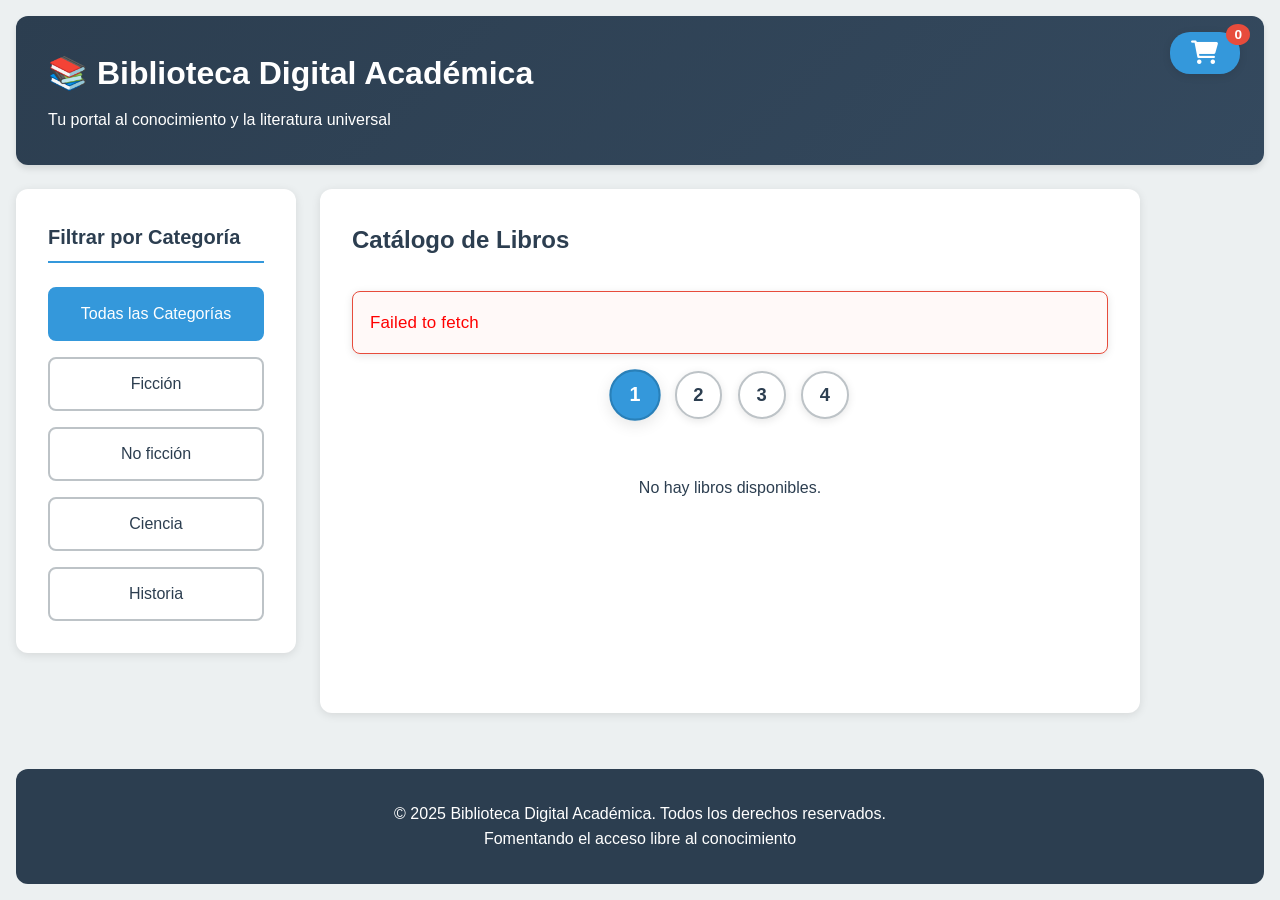
<file: Taller 5/index.html>
<!DOCTYPE html>
<html lang="es">

<head>
    <meta charset="UTF-8">
    <meta name="viewport" content="width=device-width, initial-scale=1.0">
    <title>Biblioteca Digital Académica</title>
    <link rel="stylesheet" href="https://cdnjs.cloudflare.com/ajax/libs/font-awesome/6.0.0-beta3/css/all.min.css">
    <link rel="stylesheet" href="styles.css">
    <link rel="preconnect" href="https://fonts.googleapis.com">
    <link rel="preconnect" href="https://fonts.gstatic.com" crossorigin>
    <link href="https://fonts.googleapis.com/css2?family=Inter:ital,opsz,wght@0,14..32,100..900;1,14..32,100..900&family=M+PLUS+Rounded+1c&display=swap" rel="stylesheet">
    <link rel="icon" type="image/png" sizes="32x32" href="favicon_io/favicon-32x32.png">
    <link rel="icon" type="image/png" sizes="16x16" href="favicon_io/favicon-16x16.png">
    <link rel="shortcut icon" href="favicon_io/favicon.ico">
    <link rel="icon" type="image/png" sizes="192x192" href="favicon_io/android-chrome-192x192.png">
    <link rel="apple-touch-icon" sizes="180x180" href="favicon_io/apple-touch-icon.png">
    <link rel="manifest" href="favicon_io/site.webmanifest">
</head>

<body>
    <div class="main-grid">
        <!-- Header -->
        <header class="header">
            <h1>📚 Biblioteca Digital Académica</h1>
            <p>Tu portal al conocimiento y la literatura universal</p>
            <!-- Carrito visual en el header -->
            <div class="cart-header">
                <button id="cartButton" class="cart-btn" title="Ver carrito">
                    <i class="fas fa-shopping-cart"></i>
                    <span id="cartCount" class="cart-count">0</span>
                </button>
            </div>
        </header>

        <!-- Sidebar -->
        <aside class="sidebar">
            <h2>Filtrar por Categoría</h2>
            <button class="mobile-filter-toggle" onclick="toggleFilters()">
                Mostrar Filtros
            </button>
            <div class="filters" id="filters">
                <button class="filter-btn active" data-category="all">Todas las Categorías</button>
                <button class="filter-btn" data-category="ficcion">Ficción</button>
                <button class="filter-btn" data-category="no-ficcion">No ficción</button>
                <button class="filter-btn" data-category="ciencia">Ciencia</button>
                <button class="filter-btn" data-category="historia">Historia</button>
            </div>
        </aside>

        <!-- Main Content -->
        <main class="content">
            <h2>Catálogo de Libros</h2>

            <!-- AÑADIDO: Mensaje de error global (oculto por defecto) -->
            <div id="errorMsg" style="display:none;color:red;padding:1em;margin-bottom:1em"></div>

            <!-- AÑADIDO: Paginador dinámico -->
            <div id="paginator" class="paginator" style="margin-bottom:1.5em;"></div>

            <div class="book-catalog" id="bookCatalog">
                <!-- Books will be inserted here by JavaScript -->
            </div>
        </main>

        <!-- Footer -->
        <footer class="footer">
            <p>&copy; 2025 Biblioteca Digital Académica. Todos los derechos reservados.</p>
            <p>Fomentando el acceso libre al conocimiento</p>
        </footer>
    </div>

    <!-- Modal Carrito -->
    <div id="cartModal" class="cart-modal">
        <div class="cart-modal-content">
            <span id="closeModal" class="close">&times;</span>
            <h2>Tu carrito de compras</h2>
            <div id="cartItems"></div>
            <div class="cart-summary">
                <strong>Total: $<span id="cartTotal">0</span></strong>
            </div>
            <button id="emptyCartBtn" class="cart-empty-btn">Vaciar carrito</button>
        </div>
    </div>

    <!-- Lógica JS principal -->
    <script src="script.js"></script>
</body>

</html>
</file>
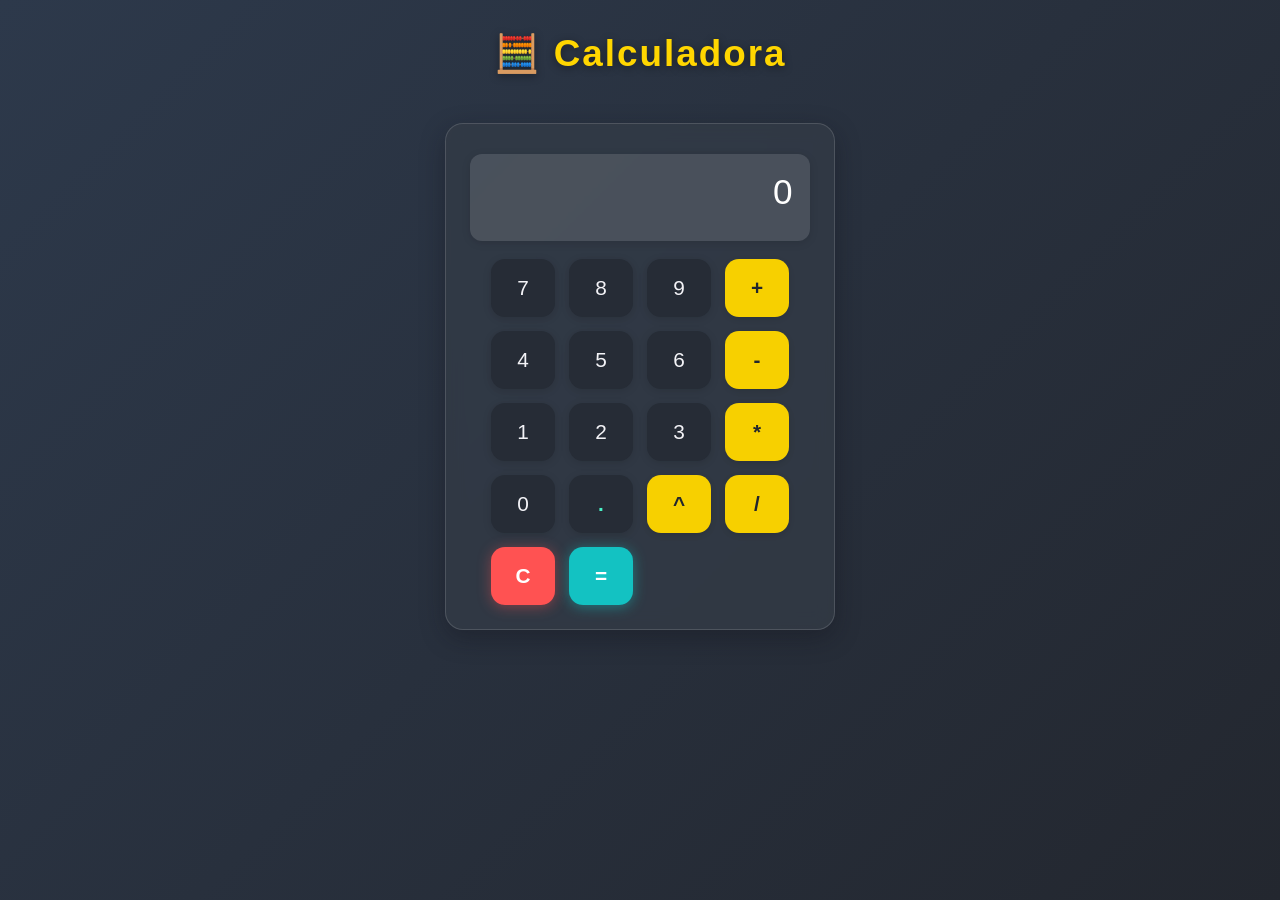
<file: Tarea 2/index.html>
<!DOCTYPE html>
<html lang="es">
<head>
    <meta charset="UTF-8">
    <meta name="viewport" content="width=device-width, initial-scale=1.0">
    <title>Calculadora Simple</title>
    <link rel="stylesheet" href="styles.css">

    <!-- Favicon estándar -->
    <link rel="icon" type="image/png" sizes="32x32" href="favicon_io/favicon-32x32.png">
    <link rel="icon" type="image/png" sizes="16x16" href="favicon_io/favicon-16x16.png">
    <link rel="shortcut icon" href="favicon_io/favicon.ico">

    <!-- Iconos para dispositivos Android -->
    <link rel="icon" type="image/png" sizes="192x192" href="favicon_io/android-chrome-192x192.png">

    <!-- Icono para dispositivos Apple -->
    <link rel="apple-touch-icon" sizes="180x180" href="favicon_io/apple-touch-icon.png">

    <!-- Archivo manifest para compatibilidad con apps web progresivas -->
    <link rel="manifest" href="favicon_io/site.webmanifest">
</head>
<body>
    <header class="header">
        <h1>🧮 Calculadora</h1>
    </header>

    <div class="calculadora">
        <div id="pantalla">0</div>
        <div class="botones">
            <button class="numero">7</button>
            <button class="numero">8</button>
            <button class="numero">9</button>
            <button class="operador">+</button>
            <button class="numero">4</button>
            <button class="numero">5</button>
            <button class="numero">6</button>
            <button class="operador">-</button>
            <button class="numero">1</button>
            <button class="numero">2</button>
            <button class="numero">3</button>
            <button class="operador">*</button>
            <button class="numero">0</button>
            <button id="decimal">.</button>
            <button class="operador">^</button>
            <button class="operador">/</button>
            <button id="limpiar">C</button>
            <button id="igual">=</button>
        </div>
    </div>
    <script src="script.js"></script>
</body>
</html>
</file>
<file: Taller 2/styles.css>
:root {
    --primary-color: #2c3e50;
    --secondary-color: #34495e;
    --accent-color: #3498db;
    --accent-hover: #2980b9;
    --background-color: #ecf0f1;
    --card-background: #ffffff;
    --text-color: #2c3e50;
    --text-light: #7f8c8d;
    --border-color: #bdc3c7;
    --shadow: rgba(0, 0, 0, 0.1);
    
    --spacing-xs: 0.5rem;
    --spacing-sm: 1rem;
    --spacing-md: 1.5rem;
    --spacing-lg: 2rem;
    --spacing-xl: 3rem;
    
    --font-size-sm: 0.875rem;
    --font-size-base: 1rem;
    --font-size-lg: 1.125rem;
    --font-size-xl: 1.25rem;
    --font-size-2xl: 1.5rem;
    --font-size-3xl: 2rem;
}

* {
    margin: 0;
    padding: 0;
    box-sizing: border-box;
}

body {
    font-family: 'Segoe UI', Tahoma, Geneva, Verdana, sans-serif;
    background-color: var(--background-color);
    color: var(--text-color);
    line-height: 1.6;
}

.main-grid {
    display: grid;
    grid-template-columns: 280px 1fr 100px;
    grid-template-rows: auto 1fr auto;
    grid-template-areas: 
        "header header header"
        "sidebar content space"
        "footer footer footer";
    min-height: 100vh;
    max-width: 1400px;
    margin: 0 auto;
    gap: var(--spacing-md);
    padding: var(--spacing-sm);
}

.header {
    grid-area: header;
    background: linear-gradient(135deg, var(--primary-color), var(--secondary-color));
    color: white;
    padding: var(--spacing-lg);
    border-radius: 12px;
    box-shadow: 0 4px 6px var(--shadow);
}

.header h1 {
    font-size: var(--font-size-3xl);
    font-weight: 700;
    margin-bottom: var(--spacing-xs);
}

.header p {
    font-size: var(--font-size-lg);
    opacity: 0.9;
}

.sidebar {
    grid-area: sidebar;
    background: var(--card-background);
    border-radius: 12px;
    padding: var(--spacing-lg);
    box-shadow: 0 2px 10px var(--shadow);
    height: fit-content;
}

.sidebar h2 {
    font-size: var(--font-size-xl);
    margin-bottom: var(--spacing-md);
    color: var(--primary-color);
    border-bottom: 2px solid var(--accent-color);
    padding-bottom: var(--spacing-xs);
}

.filters {
    display: flex;
    flex-direction: column;
    gap: var(--spacing-sm);
}

.filter-btn {
    background: transparent;
    border: 2px solid var(--border-color);
    color: var(--text-color);
    padding: var(--spacing-sm) var(--spacing-md);
    border-radius: 8px;
    cursor: pointer;
    transition: all 0.3s ease;
    font-size: var(--font-size-base);
    font-weight: 500;
}

.filter-btn:hover {
    border-color: var(--accent-color);
    background-color: var(--accent-color);
    color: white;
    transform: translateX(4px);
}

.filter-btn.active {
    background-color: var(--accent-color);
    border-color: var(--accent-color);
    color: white;
}

.mobile-filter-toggle {
    display: none;
    background: var(--accent-color);
    color: white;
    border: none;
    padding: var(--spacing-sm) var(--spacing-md);
    border-radius: 8px;
    cursor: pointer;
    font-size: var(--font-size-base);
    margin-bottom: var(--spacing-md);
    width: 100%;
}

.content {
    grid-area: content;
    background: var(--card-background);
    border-radius: 12px;
    padding: var(--spacing-lg);
    box-shadow: 0 2px 10px var(--shadow);
}

.content h2 {
    font-size: var(--font-size-2xl);
    margin-bottom: var(--spacing-lg);
    color: var(--primary-color);
}

.book-catalog {
    display: grid;
    grid-template-columns: repeat(auto-fit, minmax(250px, 1fr));
    gap: var(--spacing-lg);
}

.book-card {
    background: var(--card-background);
    border-radius: 12px;
    padding: var(--spacing-md);
    box-shadow: 0 2px 8px var(--shadow);
    transition: all 0.3s ease;
    border: 1px solid var(--border-color);
}

.book-card:hover {
    transform: translateY(-5px);
    box-shadow: 0 8px 25px var(--shadow);
    border-color: var(--accent-color);
}

.book-cover {
    width: 100%;
    object-fit: cover;
    border-radius: 8px;
    margin-bottom: var(--spacing-md);
}

.book-title {
    font-size: var(--font-size-lg);
    font-weight: 600;
    margin-bottom: var(--spacing-xs);
    color: var(--primary-color);
}

.book-author {
    font-size: var(--font-size-base);
    color: var(--text-light);
    margin-bottom: var(--spacing-xs);
}

.book-category {
    display: inline-block;
    background: var(--accent-color);
    color: white;
    padding: 0.25rem 0.5rem;
    border-radius: 20px;
    font-size: var(--font-size-sm);
    font-weight: 500;
}

.footer {
    grid-area: footer;
    background: var(--primary-color);
    color: white;
    text-align: center;
    padding: var(--spacing-lg);
    border-radius: 12px;
    margin-top: var(--spacing-lg);
}

@media (max-width: 1024px) {
    .main-grid {
        grid-template-columns: 250px 1fr;
        grid-template-areas: 
            "header header"
            "sidebar content"
            "footer footer";
    }

    .book-catalog {
        grid-template-columns: repeat(auto-fit, minmax(220px, 1fr));
        gap: var(--spacing-md);
    }
}

@media (max-width: 768px) {
    .main-grid {
        grid-template-columns: 1fr;
        grid-template-areas: 
            "header"
            "sidebar"
            "content"
            "footer";
        gap: var(--spacing-sm);
        padding: var(--spacing-xs);
    }

    .header {
        padding: var(--spacing-md);
    }

    .header h1 {
        font-size: var(--font-size-2xl);
    }

    .mobile-filter-toggle {
        display: block;
    }

    .sidebar {
        position: relative;
        top: 0;
        padding: var(--spacing-md);
    }

    .filters {
        display: none;
        margin-top: var(--spacing-md);
    }

    .filters.show {
        display: flex;
    }

    .book-catalog {
        grid-template-columns: 2fr;
        gap: var(--spacing-md);
    }

    .book-card {
        padding: var(--spacing-sm);

    }

    .book-cover {
        width: 25%;
    }
}

@media (max-width: 480px) {
    .header h1 {
        font-size: var(--font-size-xl);
    }

    .content {
        padding: var(--spacing-md);
    }

    .book-catalog {
        gap: var(--spacing-sm);
    }

    .book-cover {
        width: 100%;
    }
}
</file>
<file: Taller 4/styles.css>
:root {
    --primary-color: #2c3e50;
    --secondary-color: #34495e;
    --accent-color: #3498db;
    --accent-hover: #2980b9;
    --background-color: #ecf0f1;
    --card-background: #ffffff;
    --text-color: #2c3e50;
    --text-light: #7f8c8d;
    --border-color: #bdc3c7;
    --shadow: rgba(0, 0, 0, 0.1);
    --spacing-xs: 0.5rem;
    --spacing-sm: 1rem;
    --spacing-md: 1.5rem;
    --spacing-lg: 2rem;
    --spacing-xl: 3rem;
    --font-size-sm: 0.875rem;
    --font-size-base: 1rem;
    --font-size-lg: 1.125rem;
    --font-size-xl: 1.25rem;
    --font-size-2xl: 1.5rem;
    --font-size-3xl: 2rem;
}

* {
    margin: 0;
    padding: 0;
    box-sizing: border-box;
}

body {
    font-family: 'Segoe UI', Tahoma, Geneva, Verdana, sans-serif;
    background-color: var(--background-color);
    color: var(--text-color);
    line-height: 1.6;
}

.main-grid {
    display: grid;
    grid-template-columns: 280px 1fr 100px;
    grid-template-rows: auto 1fr auto;
    grid-template-areas: 
        "header header header"
        "sidebar content space"
        "footer footer footer";
    min-height: 100vh;
    max-width: 1400px;
    margin: 0 auto;
    gap: var(--spacing-md);
    padding: var(--spacing-sm);
}

.header {
    grid-area: header;
    background: linear-gradient(135deg, var(--primary-color), var(--secondary-color));
    color: white;
    padding: var(--spacing-lg);
    border-radius: 12px;
    box-shadow: 0 4px 6px var(--shadow);
    position: relative;
    display: flex;
    flex-direction: column;
    gap: var(--spacing-xs);
}

.cart-header {
    position: absolute;
    top: 16px;
    right: 24px;
    z-index: 5;
}

.cart-btn {
    background: var(--accent-color);
    color: white;
    border: none;
    border-radius: 20px;
    font-size: 1.5rem;
    padding: .3em .9em .3em .9em;
    cursor: pointer;
    box-shadow: 0 2px 8px var(--shadow);
    transition: background 0.2s;
    position: relative;
}

.cart-btn:hover {
    background: var(--accent-hover);
}

.cart-count {
    background: #e74c3c;
    color: white;
    font-size: 0.85rem;
    border-radius: 50%;
    padding: 3px 8px;
    position: absolute;
    top: -8px;
    right: -10px;
    font-weight: bold;
}

.sidebar {
    grid-area: sidebar;
    background: var(--card-background);
    border-radius: 12px;
    padding: var(--spacing-lg);
    box-shadow: 0 2px 10px var(--shadow);
    height: fit-content;
}

.sidebar h2 {
    font-size: var(--font-size-xl);
    margin-bottom: var(--spacing-md);
    color: var(--primary-color);
    border-bottom: 2px solid var(--accent-color);
    padding-bottom: var(--spacing-xs);
}

.filters {
    display: flex;
    flex-direction: column;
    gap: var(--spacing-sm);
}

.filter-btn {
    background: transparent;
    border: 2px solid var(--border-color);
    color: var(--text-color);
    padding: var(--spacing-sm) var(--spacing-md);
    border-radius: 8px;
    cursor: pointer;
    transition: all 0.3s ease;
    font-size: var(--font-size-base);
    font-weight: 500;
}

.filter-btn:hover {
    border-color: var(--accent-color);
    background-color: var(--accent-color);
    color: white;
    transform: translateX(4px);
}

.filter-btn.active {
    background-color: var(--accent-color);
    border-color: var(--accent-color);
    color: white;
}

.mobile-filter-toggle {
    display: none;
    background: var(--accent-color);
    color: white;
    border: none;
    padding: var(--spacing-sm) var(--spacing-md);
    border-radius: 8px;
    cursor: pointer;
    font-size: var(--font-size-base);
    margin-bottom: var(--spacing-md);
    width: 100%;
}

.content {
    grid-area: content;
    background: var(--card-background);
    border-radius: 12px;
    padding: var(--spacing-lg);
    box-shadow: 0 2px 10px var(--shadow);
}

.content h2 {
    font-size: var(--font-size-2xl);
    margin-bottom: var(--spacing-lg);
    color: var(--primary-color);
}

.book-catalog {
    display: grid;
    grid-template-columns: repeat(auto-fit, minmax(250px, 1fr));
    gap: var(--spacing-lg);
}

.book-card {
    background: var(--card-background);
    border-radius: 12px;
    padding: var(--spacing-md);
    box-shadow: 0 2px 8px var(--shadow);
    transition: all 0.3s ease;
    border: 1px solid var(--border-color);
    display: flex;
    flex-direction: column;
    align-items: center;
}

.book-card:hover {
    transform: translateY(-5px);
    box-shadow: 0 8px 25px var(--shadow);
    border-color: var(--accent-color);
}

.book-cover {
    width: 100%;
    object-fit: cover;
    border-radius: 8px;
    margin-bottom: var(--spacing-md);
}

.book-title {
    font-size: var(--font-size-lg);
    font-weight: 600;
    margin-bottom: var(--spacing-xs);
    color: var(--primary-color);
    text-align: center;
}

.book-author {
    font-size: var(--font-size-base);
    color: var(--text-light);
    margin-bottom: var(--spacing-xs);
    text-align: center;
}

.book-category {
    display: inline-block;
    background: var(--accent-color);
    color: white;
    padding: 0.25rem 0.65rem;
    border-radius: 20px;
    font-size: var(--font-size-sm);
    font-weight: 500;
    margin-bottom: var(--spacing-xs);
}

.book-price {
    margin: var(--spacing-xs) 0;
    font-size: 1.1rem;
    color: var(--secondary-color);
    font-weight: bold;
}

.add-cart-btn {
    background: var(--accent-color);
    color: white;
    border: none;
    border-radius: 8px;
    padding: 0.45em 1em;
    font-size: var(--font-size-base);
    cursor: pointer;
    margin-top: var(--spacing-sm);
    box-shadow: 0 2px 8px var(--shadow);
    transition: background 0.2s;
}

.add-cart-btn:hover {
    background: var(--accent-hover);
}

.footer {
    grid-area: footer;
    background: var(--primary-color);
    color: white;
    text-align: center;
    padding: var(--spacing-lg);
    border-radius: 12px;
    margin-top: var(--spacing-lg);
}

.cart-modal {
    display: none;
    position: fixed;
    z-index: 1000;
    left: 0;
    top: 0;
    width: 100vw;
    height: 100vh;
    overflow: auto;
    background-color: rgba(44, 62, 80, 0.27);
    justify-content: center;
    align-items: center;
}

.cart-modal-content {
    background-color: #fff;
    margin: 5% auto;
    border-radius: 12px;
    padding: 2em;
    box-shadow: 0 4px 32px var(--shadow);
    width: 90%;
    max-width: 450px;
    position: relative;
}

.close {
    color: #aaa;
    float: right;
    font-size: 1.8rem;
    font-weight: bold;
    position: absolute;
    right: 20px;
    top: 12px;
    cursor: pointer;
    transition: color 0.15s;
}

.close:hover, .close:focus {
    color: var(--accent-color);
    text-decoration: none;
    cursor: pointer;
}

.cart-summary {
    margin-top: 1.5em;
    font-size: 1.15rem;
    text-align: right;
}

.cart-item {
    display: flex;
    align-items: center;
    margin-bottom: 1.2em;
    border-bottom: 1px solid #eee;
    padding-bottom: 1em;
    gap: 1em;
}

.cart-item-cover {
    width: 60px;
    height: 80px;
    object-fit: cover;
    border-radius: 8px;
    margin-right: .4em;
}

.cart-item-info {
    display: flex;
    flex-direction: column;
    flex: 1 1 0%;
    gap: 0.2em;
}

.cart-cantidad {
    display: inline-block;
    margin: 0 0.7em;
    font-size: 1.1em;
    font-weight: 600;
    min-width: 2ch;
    text-align: center;
}

.cart-increase, .cart-decrease, .cart-remove {
    background: none;
    border: none;
    color: var(--accent-color);
    font-size: 1.1em;
    cursor: pointer;
    margin: 0 0.1em;
    font-weight: bold;
    padding: 0 0.3em;
    border-radius: 5px;
    transition: background 0.15s;
}

.cart-increase:hover, .cart-decrease:hover, .cart-remove:hover {
    background: var(--background-color);
}

.cart-empty-btn {
    background: #e74c3c;
    color: white;
    border: none;
    border-radius: 8px;
    padding: 0.65em 1.2em;
    font-size: var(--font-size-base);
    cursor: pointer;
    margin-left: auto;
    margin-top: 1.5em;
    float: right;
    transition: background 0.15s;
}

.cart-empty-btn:hover {
    background: #c0392b;
}

/* Responsive design ajustes para modal, grids, botones */
@media (max-width: 1024px) {
    .main-grid {
        grid-template-columns: 250px 1fr;
        grid-template-areas: 
            "header header"
            "sidebar content"
            "footer footer";
    }
    .book-catalog {
        grid-template-columns: repeat(auto-fit, minmax(220px, 1fr));
        gap: var(--spacing-md);
    }
}

@media (max-width: 768px) {
    .main-grid {
        grid-template-columns: 1fr;
        grid-template-areas: 
            "header"
            "sidebar"
            "content"
            "footer";
        gap: var(--spacing-sm);
        padding: var(--spacing-xs);
    }
    .header {
        padding: var(--spacing-md);
    }
    .header h1 {
        font-size: var(--font-size-2xl);
    }
    .mobile-filter-toggle {
        display: block;
    }
    .sidebar {
        position: relative;
        top: 0;
        padding: var(--spacing-md);
    }
    .filters {
        display: none;
        margin-top: var(--spacing-md);
    }
    .filters.show {
        display: flex;
    }
    .book-catalog {
        grid-template-columns: 1fr;
        gap: var(--spacing-md);
    }
    .book-card {
        padding: var(--spacing-sm);
    }
    .book-cover {
        width: 80%;
    }
    .cart-modal-content {
        width: 100vw;
        margin: 0;
        min-height: 100vh;
        border-radius: 0;
    }
}

@media (max-width: 480px) {
    .header h1 {
        font-size: var(--font-size-xl);
    }
    .content {
        padding: var(--spacing-md);
    }
    .book-catalog {
        gap: var(--spacing-sm);
    }
    .book-cover {
        width: 100%;
    }
    .cart-modal-content {
        padding: 1em;
    }
}
</file>
<file: Taller 5/styles.css>
:root {
    --primary-color: #2c3e50;
    --secondary-color: #34495e;
    --accent-color: #3498db;
    --accent-hover: #2980b9;
    --background-color: #ecf0f1;
    --card-background: #ffffff;
    --text-color: #2c3e50;
    --text-light: #7f8c8d;
    --border-color: #bdc3c7;
    --shadow: rgba(0, 0, 0, 0.1);
    --spacing-xs: 0.5rem;
    --spacing-sm: 1rem;
    --spacing-md: 1.5rem;
    --spacing-lg: 2rem;
    --spacing-xl: 3rem;
    --font-size-sm: 0.875rem;
    --font-size-base: 1rem;
    --font-size-lg: 1.125rem;
    --font-size-xl: 1.25rem;
    --font-size-2xl: 1.5rem;
    --font-size-3xl: 2rem;
}

* {
    margin: 0;
    padding: 0;
    box-sizing: border-box;
}

body {
    font-family: 'Segoe UI', Tahoma, Geneva, Verdana, sans-serif;
    background-color: var(--background-color);
    color: var(--text-color);
    line-height: 1.6;
}

.main-grid {
    display: grid;
    grid-template-columns: 280px 1fr 100px;
    grid-template-rows: auto 1fr auto;
    grid-template-areas: 
        "header header header"
        "sidebar content space"
        "footer footer footer";
    min-height: 100vh;
    max-width: 1400px;
    margin: 0 auto;
    gap: var(--spacing-md);
    padding: var(--spacing-sm);
}

.header {
    grid-area: header;
    background: linear-gradient(135deg, var(--primary-color), var(--secondary-color));
    color: white;
    padding: var(--spacing-lg);
    border-radius: 12px;
    box-shadow: 0 4px 6px var(--shadow);
    position: relative;
    display: flex;
    flex-direction: column;
    gap: var(--spacing-xs);
}

.cart-header {
    position: absolute;
    top: 16px;
    right: 24px;
    z-index: 5;
}

.cart-btn {
    background: var(--accent-color);
    color: white;
    border: none;
    border-radius: 20px;
    font-size: 1.5rem;
    padding: .3em .9em .3em .9em;
    cursor: pointer;
    box-shadow: 0 2px 8px var(--shadow);
    transition: background 0.2s;
    position: relative;
}

.cart-btn:hover {
    background: var(--accent-hover);
}

.cart-count {
    background: #e74c3c;
    color: white;
    font-size: 0.85rem;
    border-radius: 50%;
    padding: 3px 8px;
    position: absolute;
    top: -8px;
    right: -10px;
    font-weight: bold;
}

.sidebar {
    grid-area: sidebar;
    background: var(--card-background);
    border-radius: 12px;
    padding: var(--spacing-lg);
    box-shadow: 0 2px 10px var(--shadow);
    height: fit-content;
}

.sidebar h2 {
    font-size: var(--font-size-xl);
    margin-bottom: var(--spacing-md);
    color: var(--primary-color);
    border-bottom: 2px solid var(--accent-color);
    padding-bottom: var(--spacing-xs);
}

.filters {
    display: flex;
    flex-direction: column;
    gap: var(--spacing-sm);
}

.filter-btn {
    background: transparent;
    border: 2px solid var(--border-color);
    color: var(--text-color);
    padding: var(--spacing-sm) var(--spacing-md);
    border-radius: 8px;
    cursor: pointer;
    transition: all 0.3s ease;
    font-size: var(--font-size-base);
    font-weight: 500;
}

.filter-btn:hover {
    border-color: var(--accent-color);
    background-color: var(--accent-color);
    color: white;
    transform: translateX(4px);
}

.filter-btn.active {
    background-color: var(--accent-color);
    border-color: var(--accent-color);
    color: white;
}

.mobile-filter-toggle {
    display: none;
    background: var(--accent-color);
    color: white;
    border: none;
    padding: var(--spacing-sm) var(--spacing-md);
    border-radius: 8px;
    cursor: pointer;
    font-size: var(--font-size-base);
    margin-bottom: var(--spacing-md);
    width: 100%;
}

.content {
    grid-area: content;
    background: var(--card-background);
    border-radius: 12px;
    padding: var(--spacing-lg);
    box-shadow: 0 2px 10px var(--shadow);
}

.content h2 {
    font-size: var(--font-size-2xl);
    margin-bottom: var(--spacing-lg);
    color: var(--primary-color);
}

.book-catalog {
    display: grid;
    grid-template-columns: repeat(auto-fit, minmax(250px, 1fr));
    gap: var(--spacing-lg);
}

.book-card {
    background: var(--card-background);
    border-radius: 12px;
    padding: var(--spacing-md);
    box-shadow: 0 2px 8px var(--shadow);
    transition: all 0.3s ease;
    border: 1px solid var(--border-color);
    display: flex;
    flex-direction: column;
    align-items: center;
}

.book-card:hover {
    transform: translateY(-5px);
    box-shadow: 0 8px 25px var(--shadow);
    border-color: var(--accent-color);
}

.book-cover {
    width: 100%;
    object-fit: cover;
    border-radius: 8px;
    margin-bottom: var(--spacing-md);
}

.book-title {
    font-size: var(--font-size-lg);
    font-weight: 600;
    margin-bottom: var(--spacing-xs);
    color: var(--primary-color);
    text-align: center;
}

.book-author {
    font-size: var(--font-size-base);
    color: var(--text-light);
    margin-bottom: var(--spacing-xs);
    text-align: center;
}

.book-category {
    display: inline-block;
    background: var(--accent-color);
    color: white;
    padding: 0.25rem 0.65rem;
    border-radius: 20px;
    font-size: var(--font-size-sm);
    font-weight: 500;
    margin-bottom: var(--spacing-xs);
}

.book-price {
    margin: var(--spacing-xs) 0;
    font-size: 1.1rem;
    color: var(--secondary-color);
    font-weight: bold;
}

.add-cart-btn {
    background: var(--accent-color);
    color: white;
    border: none;
    border-radius: 8px;
    padding: 0.45em 1em;
    font-size: var(--font-size-base);
    cursor: pointer;
    margin-top: var(--spacing-sm);
    box-shadow: 0 2px 8px var(--shadow);
    transition: background 0.2s;
}

.add-cart-btn:hover {
    background: var(--accent-hover);
}

.footer {
    grid-area: footer;
    background: var(--primary-color);
    color: white;
    text-align: center;
    padding: var(--spacing-lg);
    border-radius: 12px;
    margin-top: var(--spacing-lg);
}

.cart-modal {
    display: none;
    position: fixed;
    z-index: 1000;
    left: 0;
    top: 0;
    width: 100vw;
    height: 100vh;
    overflow: auto;
    background-color: rgba(44, 62, 80, 0.27);
    justify-content: center;
    align-items: center;
}

.cart-modal-content {
    background-color: #fff;
    margin: 5% auto;
    border-radius: 12px;
    padding: 2em;
    box-shadow: 0 4px 32px var(--shadow);
    width: 90%;
    max-width: 450px;
    position: relative;
}

.close {
    color: #aaa;
    float: right;
    font-size: 1.8rem;
    font-weight: bold;
    position: absolute;
    right: 20px;
    top: 12px;
    cursor: pointer;
    transition: color 0.15s;
}

.close:hover, .close:focus {
    color: var(--accent-color);
    text-decoration: none;
    cursor: pointer;
}

.cart-summary {
    margin-top: 1.5em;
    font-size: 1.15rem;
    text-align: right;
}

.cart-item {
    display: flex;
    align-items: center;
    margin-bottom: 1.2em;
    border-bottom: 1px solid #eee;
    padding-bottom: 1em;
    gap: 1em;
}

.cart-item-cover {
    width: 60px;
    height: 80px;
    object-fit: cover;
    border-radius: 8px;
    margin-right: .4em;
}

.cart-item-info {
    display: flex;
    flex-direction: column;
    flex: 1 1 0%;
    gap: 0.2em;
}

.cart-cantidad {
    display: inline-block;
    margin: 0 0.7em;
    font-size: 1.1em;
    font-weight: 600;
    min-width: 2ch;
    text-align: center;
}

.cart-increase, .cart-decrease, .cart-remove {
    background: none;
    border: none;
    color: var(--accent-color);
    font-size: 1.1em;
    cursor: pointer;
    margin: 0 0.1em;
    font-weight: bold;
    padding: 0 0.3em;
    border-radius: 5px;
    transition: background 0.15s;
}

.cart-increase:hover, .cart-decrease:hover, .cart-remove:hover {
    background: var(--background-color);
}

.cart-empty-btn {
    background: #e74c3c;
    color: white;
    border: none;
    border-radius: 8px;
    padding: 0.65em 1.2em;
    font-size: var(--font-size-base);
    cursor: pointer;
    margin-left: auto;
    margin-top: 1.5em;
    float: right;
    transition: background 0.15s;
}

.cart-empty-btn:hover {
    background: #c0392b;
}

#errorMsg {
    display: none;
    color: #e74c3c;
    background: #fff9f8;
    border: 1.5px solid #e74c3c;
    border-radius: 8px;
    font-size: 1.06rem;
    padding: var(--spacing-sm) var(--spacing-md);
    margin-bottom: var(--spacing-md);
    font-weight: 500;
    letter-spacing: .01em;
    box-shadow: 0 2px 8px var(--shadow);
    transition: opacity 0.25s;
}

#paginator, .paginator {
    display: flex;
    flex-wrap: wrap;
    justify-content: center;
    align-items: center;
    gap: var(--spacing-xs);
    margin: 0 0 var(--spacing-lg) 0;
}

.paginator-btn {
    background: var(--card-background);
    color: var(--primary-color);
    border: 2px solid var(--border-color);
    border-radius: 50%;
    min-width: 2.6em;
    min-height: 2.6em;
    font-size: 1.15rem;
    font-weight: 600;
    cursor: pointer;
    box-shadow: 0 2px 8px var(--shadow);
    margin: 0 .2em;
    transition: 
        background 0.18s,
        color 0.18s,
        border 0.18s,
        transform 0.14s;
    outline: none;
}

.paginator-btn:hover:not(:disabled) {
    background: var(--accent-color);
    color: #fff;
    border-color: var(--accent-color);
    transform: translateY(-3px) scale(1.07);
}

.paginator-btn.active,
.paginator-btn:disabled {
    background: var(--accent-color);
    color: #fff;
    border-color: var(--accent-hover);
    cursor: default;
    box-shadow: 0 4px 14px var(--shadow);
    transform: scale(1.07);
}

/* Responsive design ajustes para modal, grids, botones */
@media (max-width: 1024px) {
    .main-grid {
        grid-template-columns: 250px 1fr;
        grid-template-areas: 
            "header header"
            "sidebar content"
            "footer footer";
    }
    .book-catalog {
        grid-template-columns: repeat(auto-fit, minmax(220px, 1fr));
        gap: var(--spacing-md);
    }
}

@media (max-width: 768px) {
    .main-grid {
        grid-template-columns: 1fr;
        grid-template-areas: 
            "header"
            "sidebar"
            "content"
            "footer";
        gap: var(--spacing-sm);
        padding: var(--spacing-xs);
    }
    .header {
        padding: var(--spacing-md);
    }
    .header h1 {
        font-size: var(--font-size-2xl);
    }
    .mobile-filter-toggle {
        display: block;
    }
    .sidebar {
        position: relative;
        top: 0;
        padding: var(--spacing-md);
    }
    .filters {
        display: none;
        margin-top: var(--spacing-md);
    }
    .filters.show {
        display: flex;
    }
    .book-catalog {
        grid-template-columns: 1fr;
        gap: var(--spacing-md);
    }
    .book-card {
        padding: var(--spacing-sm);
    }
    .book-cover {
        width: 80%;
    }
    .cart-modal-content {
        width: 100vw;
        margin: 0;
        min-height: 100vh;
        border-radius: 0;
    }
    #paginator, .paginator {
        gap: var(--spacing-xs);
        margin-bottom: var(--spacing-md);
    }
    .paginator-btn {
        min-width: 2.2em;
        min-height: 2.2em;
        font-size: 1rem;
    }
    #errorMsg {
        font-size: .98rem;
        padding: var(--spacing-xs) var(--spacing-sm);
    }
}

@media (max-width: 480px) {
    .header h1 {
        font-size: var(--font-size-xl);
    }
    .content {
        padding: var(--spacing-md);
    }
    .book-catalog {
        gap: var(--spacing-sm);
    }
    .book-cover {
        width: 100%;
    }
    .cart-modal-content {
        padding: 1em;
    }
}
</file>
<file: Tarea 2/styles.css>
:root {
    --primary-bg: #23272f;
    --secondary-bg: #343b45cc;
    --accent: #ffd600;
    --button-bg: #262c36;
    --button-hover: #393f4b;
    --operator-bg: #ffd600;
    --operator-color: #23272f;
    --btn-equals-bg: #13c2c2;
    --btn-equals-color: #fff;
    --border-radius: 18px;
    --box-shadow: 0 8px 24px 0 rgba(16, 18, 27, .35);
    --font-main: 'Segoe UI', Rubik, Arial, sans-serif;
}

/* Fondo general con gradiente */
body {
    margin: 0;
    min-height: 100vh;
    background: linear-gradient(135deg, #2d394b 0%, #23272f 100%);
    display: flex;
    flex-direction: column;
    align-items: center;
    font-family: var(--font-main);
}

/* Encabezado estilizado */
.header {
    margin: 32px 0 16px 0;
    text-align: center;
}
.header h1 {
    color: var(--accent);
    font-size: 2.3rem;
    letter-spacing: 2px;
    margin: 0;
    font-weight: 600;
    text-shadow: 0 2px 8px #0006;
}

/* Caja principal de la calculadora: glass/glow effect */
.calculadora {
    margin: 32px 0;
    padding: 30px 24px 24px 24px;
    border-radius: var(--border-radius);
    background: var(--secondary-bg);
    box-shadow: var(--box-shadow);
    backdrop-filter: blur(9px) saturate(140%);
    border: 1px solid rgba(255,255,255,0.14);
    width: 340px;
    max-width: 94vw;
    /* Centrado en móviles */
    display: flex;
    flex-direction: column;
}

/* Pantalla */
#pantalla {
    background: rgba(255,255,255,.12);
    border-radius: 12px;
    border: none;
    font-size: 2.2rem;
    color: #fff;
    text-align: right;
    margin-bottom: 18px;
    min-height: 56px;
    padding: 18px 16px 13px 8px;
    overflow-x: auto;
    box-shadow: 0 2px 8px #0002;
    letter-spacing: 1.5px;
    transition: background 0.2s;
}

/* Grid de botones */
.botones {
    display: grid;
    grid-template-columns: repeat(4, 64px);
    grid-gap: 14px;
    justify-content: center;
    align-items: center;
}

/* Botones generales */
button {
    font-family: inherit;
    border: none;
    border-radius: 14px;
    font-size: 1.3rem;
    padding: 17px 0;
    background: var(--button-bg);
    color: #f3f3f7;
    box-shadow: 0 2px 8px #0002;
    transition: 
        background 0.15s, 
        color 0.2s, 
        transform 0.1s;
    cursor: pointer;
    outline: none;
    font-weight: 500;
    position: relative;
}

/* Animación de click */
button:active {
    transform: scale(0.97);
    filter: brightness(1.14);
}

/* Botón igual destacado */
#igual {
    background: var(--btn-equals-bg);
    color: var(--btn-equals-color);
    font-weight: bold;
    grid-column: span 1;
    box-shadow: 0 2px 14px #13c2c277;
}

/* Operadores destacados */
.operador {
    background: var(--operator-bg);
    color: var(--operator-color);
    font-weight: bold;
    transition: background .18s, color .18s, box-shadow .15s;
    filter: brightness(0.97);
}
.operador:active, .operador:hover {
    background: #fff;
    color: #ff9100;
    box-shadow: 0 0 0 3px #ffd60055;
}

#decimal {
    font-weight: bold;
    color: #49f3c7;
}

#limpiar {
    background: #ff5252;
    color: #fff;
    font-weight: bold;
    box-shadow: 0 2px 14px #ff525266;
}
#limpiar:hover,
#limpiar:active {
    background: #ffa1a1;
    color: #6c2020;
}

/* Efecto hover para números */
.numero:hover {
    background: var(--button-hover);
    color: #ffd600;
}

/* Responsive para móviles */
@media (max-width: 450px) {
    .calculadora {
        width: 98vw;
        padding: 14px 1vw;
    }
    .botones {
        grid-template-columns: repeat(4, 1fr);
        grid-gap: 10px;
    }
    #pantalla {
        font-size: 1.6rem;
        min-height: 40px;
        padding: 13px 7px;
    }
    button {
        font-size: 1.09rem;
        padding: 12px 0;
    }
}
</file>
